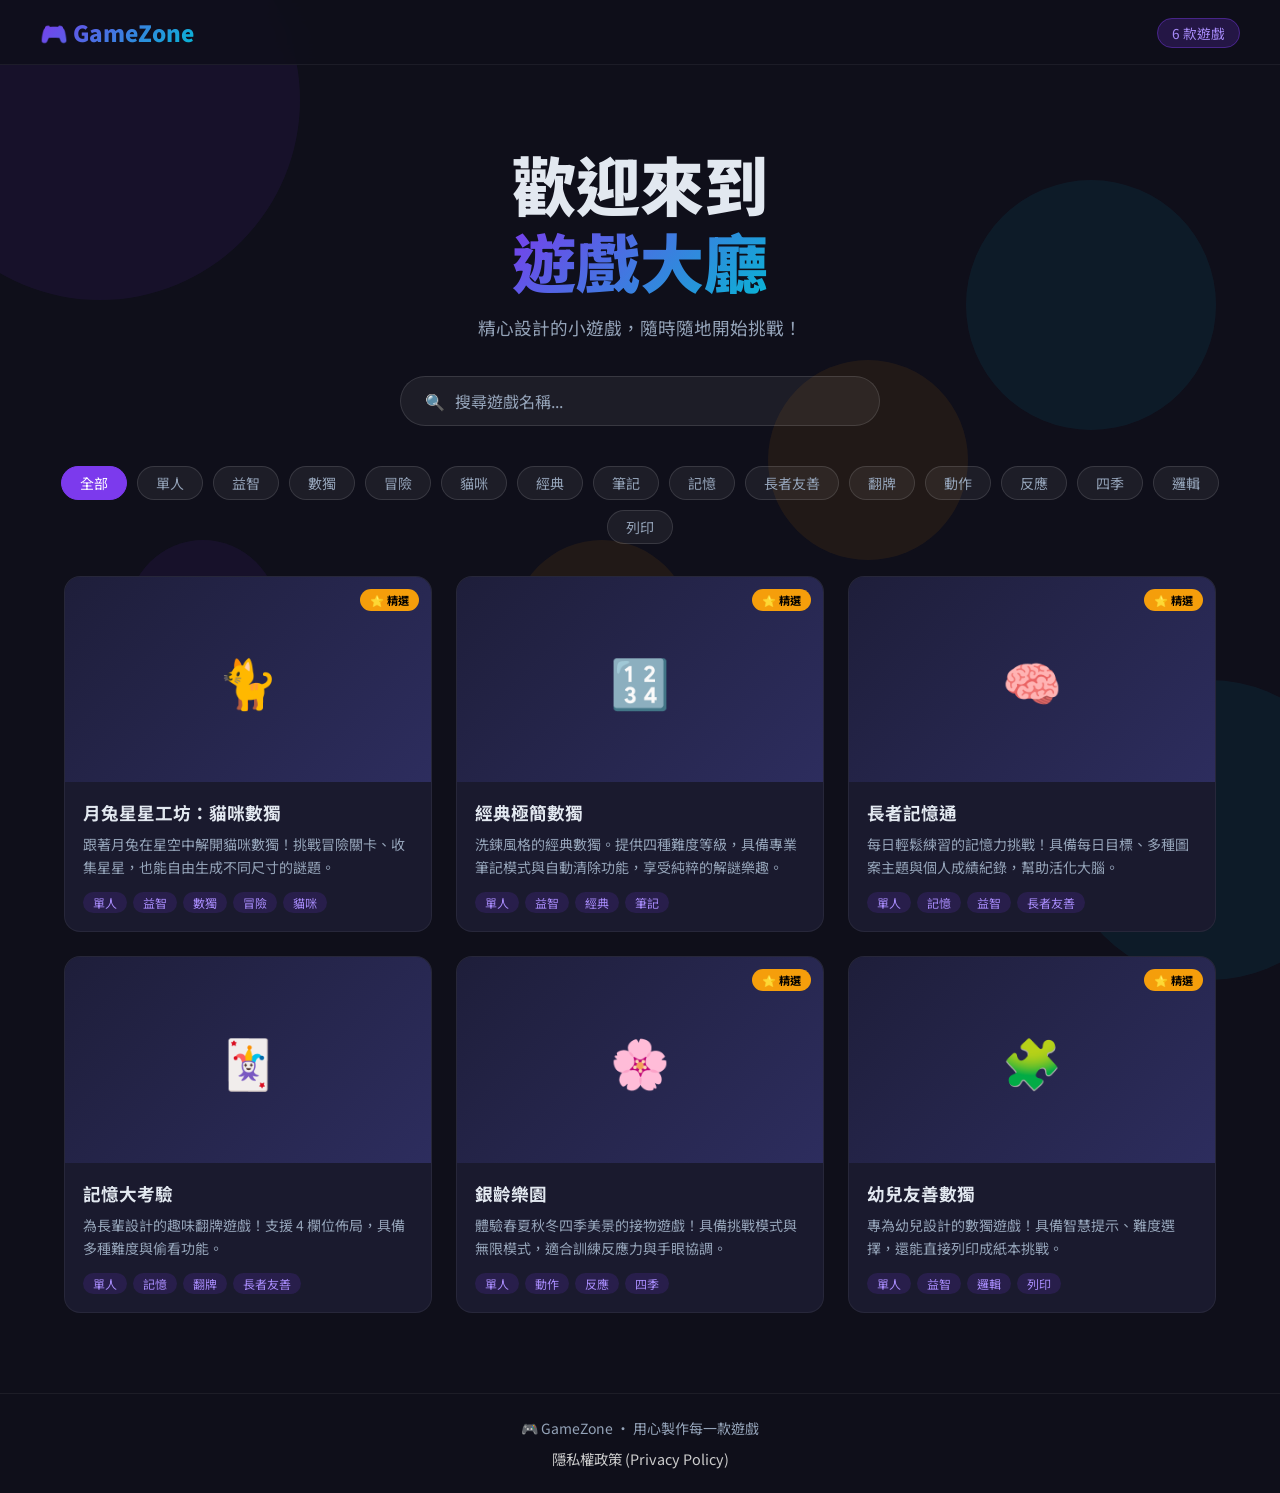
<file: index.html>
<!DOCTYPE html>
<html lang="zh-TW">
<head>
  <script async src="https://pagead2.googlesyndication.com/pagead/js/adsbygoogle.js?client=ca-pub-1245646063756537"
     crossorigin="anonymous"></script>
  <script async src="https://www.googletagmanager.com/gtag/js?id=G-5LHG4P3KW2"></script>
<script>
  window.dataLayer = window.dataLayer || [];
  function gtag(){dataLayer.push(arguments);}
  gtag('js', new Date());
  gtag('config', 'G-5LHG4P3KW2');
</script>
  <meta name="description" content="提供多款精心設計的網頁小遊戲，包含數獨、記憶力挑戰，免下載直接玩！">
  <meta charset="UTF-8">
  <meta name="viewport" content="width=device-width, initial-scale=1.0">
  <title>🎮 遊戲大廳</title>
  <link rel="stylesheet" href="style.css">
  <link rel="preconnect" href="https://fonts.googleapis.com">
  <link href="https://fonts.googleapis.com/css2?family=Noto+Sans+TC:wght@400;700;900&display=swap" rel="stylesheet">
</head>
<body>

  <!-- 背景動態粒子 -->
  <div class="bg-animation">
    <span></span><span></span><span></span>
    <span></span><span></span><span></span>
  </div>

  <!-- 頂部導航 -->
  <header class="navbar">
    <div class="logo">🎮 GameZone</div>
    <div class="nav-right">
      <span id="gameCount" class="game-count">0 款遊戲</span>
    </div>
  </header>

  <!-- Hero 區塊 -->
  <section class="hero">
    <h1 class="hero-title">歡迎來到<br><span class="highlight">遊戲大廳</span></h1>
    <p class="hero-sub">精心設計的小遊戲，隨時隨地開始挑戰！</p>

    <!-- 搜尋欄 -->
    <div class="search-box">
      <span class="search-icon">🔍</span>
      <input type="text" id="searchInput" placeholder="搜尋遊戲名稱...">
    </div>
  </section>

  <!-- 標籤篩選 -->
  <section class="tag-section">
    <div id="tagFilter" class="tag-list"></div>
  </section>

  <!-- 遊戲卡片區 -->
  <main class="container">
    <div id="gameGrid" class="game-grid"></div>
    <div id="emptyState" class="empty-state" style="display:none">
      <p>😢 找不到符合的遊戲</p>
    </div>
  </main>

  <!-- Footer -->
  <footer class="footer">
    <p>🎮 GameZone · 用心製作每一款遊戲</p>
    <p style="margin-top: 10px;">
      <a href="privacy.html" style="color: #ccc; text-decoration: none; font-size: 0.9rem;">隱私權政策 (Privacy Policy)</a>
    </p>
  </footer>

  <script src="main.js"></script>
</body>
</html>
</file>
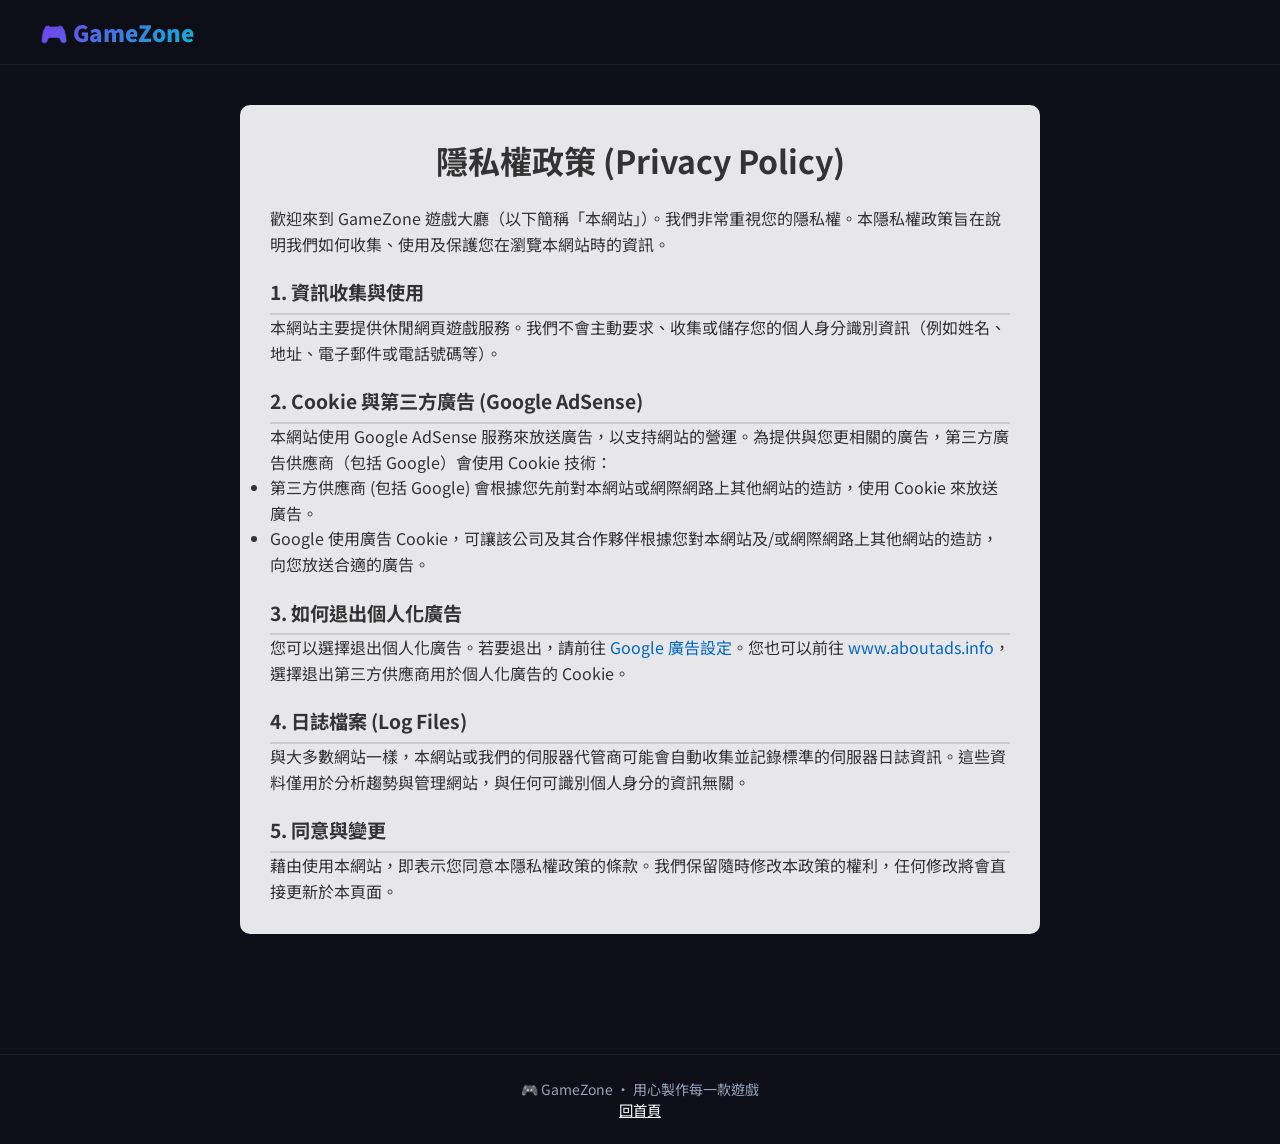
<file: privacy.html>
<!DOCTYPE html>
<html lang="zh-TW">
<head>
  <meta charset="UTF-8">
  <meta name="viewport" content="width=device-width, initial-scale=1.0">
  <title>隱私權政策 - 🎮 GameZone</title>
  <link rel="stylesheet" href="style.css">
  <link rel="preconnect" href="https://fonts.googleapis.com">
  <link href="https://fonts.googleapis.com/css2?family=Noto+Sans+TC:wght@400;700;900&display=swap" rel="stylesheet">
  <style>
    /* 針對文章內容稍微加點內部樣式，確保閱讀舒適 */
    .privacy-content {
      background: rgba(255, 255, 255, 0.9);
      color: #333;
      padding: 30px;
      border-radius: 10px;
      max-width: 800px;
      margin: 40px auto;
      line-height: 1.6;
      text-align: left;
    }
    .privacy-content h1 { text-align: center; margin-bottom: 20px; }
    .privacy-content h2 { margin-top: 20px; font-size: 1.2rem; border-bottom: 2px solid #ccc; padding-bottom: 5px;}
    .privacy-content a { color: #0066cc; text-decoration: none; }
    .privacy-content a:hover { text-decoration: underline; }
  </style>
</head>
<body>
  <header class="navbar">
    <div class="logo"><a href="index.html" style="color: inherit; text-decoration: none;">🎮 GameZone</a></div>
  </header>

  <main class="container">
    <div class="privacy-content">
      <h1>隱私權政策 (Privacy Policy)</h1>
      <p>歡迎來到 GameZone 遊戲大廳（以下簡稱「本網站」）。我們非常重視您的隱私權。本隱私權政策旨在說明我們如何收集、使用及保護您在瀏覽本網站時的資訊。</p>

      <h2>1. 資訊收集與使用</h2>
      <p>本網站主要提供休閒網頁遊戲服務。我們不會主動要求、收集或儲存您的個人身分識別資訊（例如姓名、地址、電子郵件或電話號碼等）。</p>

      <h2>2. Cookie 與第三方廣告 (Google AdSense)</h2>
      <p>本網站使用 Google AdSense 服務來放送廣告，以支持網站的營運。為提供與您更相關的廣告，第三方廣告供應商（包括 Google）會使用 Cookie 技術：</p>
      <ul>
        <li>第三方供應商 (包括 Google) 會根據您先前對本網站或網際網路上其他網站的造訪，使用 Cookie 來放送廣告。</li>
        <li>Google 使用廣告 Cookie，可讓該公司及其合作夥伴根據您對本網站及/或網際網路上其他網站的造訪，向您放送合適的廣告。</li>
      </ul>

      <h2>3. 如何退出個人化廣告</h2>
      <p>您可以選擇退出個人化廣告。若要退出，請前往 <a href="https://www.google.com/settings/ads" target="_blank">Google 廣告設定</a>。您也可以前往 <a href="https://www.aboutads.info/" target="_blank">www.aboutads.info</a>，選擇退出第三方供應商用於個人化廣告的 Cookie。</p>

      <h2>4. 日誌檔案 (Log Files)</h2>
      <p>與大多數網站一樣，本網站或我們的伺服器代管商可能會自動收集並記錄標準的伺服器日誌資訊。這些資料僅用於分析趨勢與管理網站，與任何可識別個人身分的資訊無關。</p>

      <h2>5. 同意與變更</h2>
      <p>藉由使用本網站，即表示您同意本隱私權政策的條款。我們保留隨時修改本政策的權利，任何修改將會直接更新於本頁面。</p>
    </div>
  </main>

  <footer class="footer">
    <p>🎮 GameZone · 用心製作每一款遊戲</p>
    <p><a href="index.html" style="color: #fff; text-decoration: underline; font-size: 0.9rem;">回首頁</a></p>
  </footer>
</body>
</html>
</file>
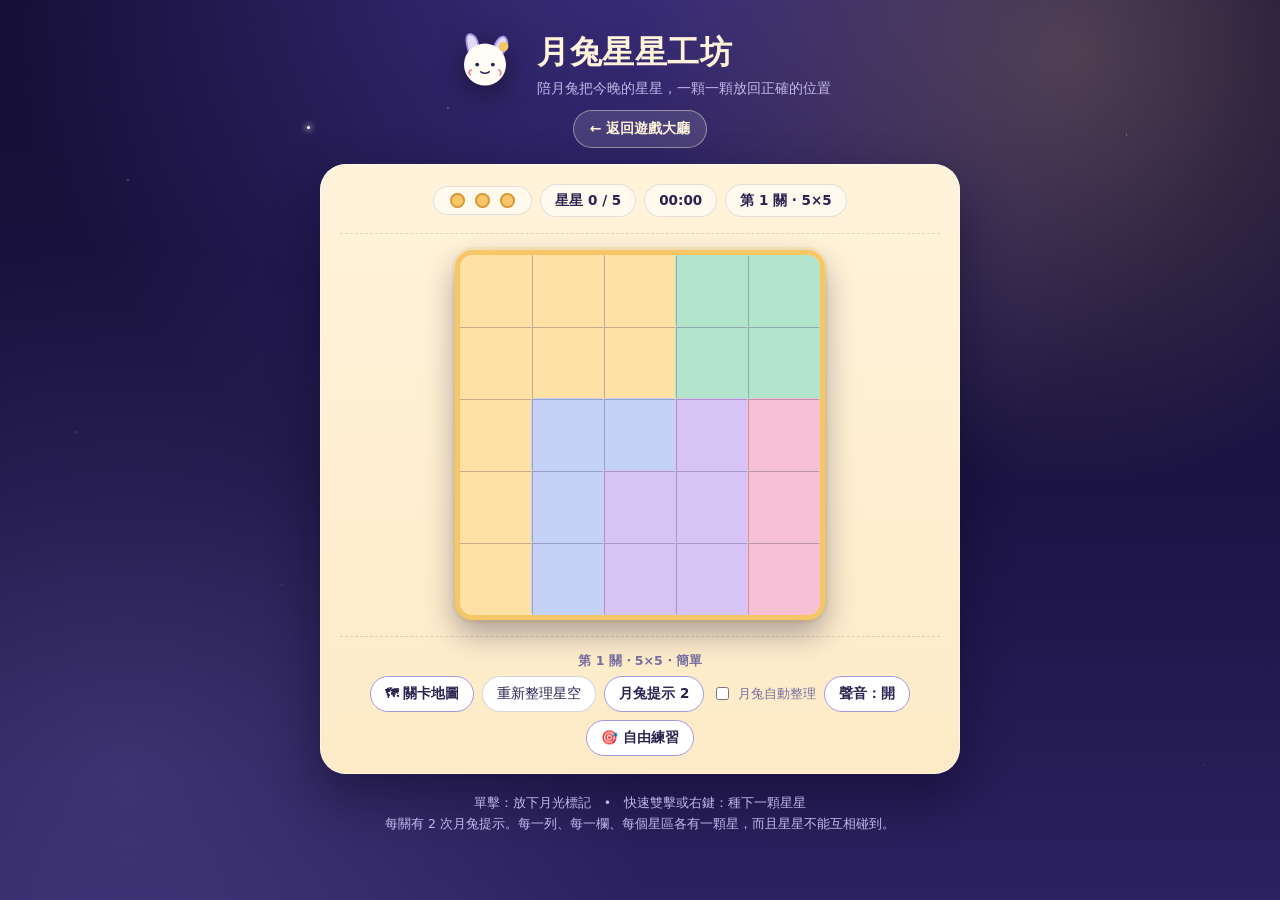
<file: games-list/moonrabbit/MoonRabbit_StarGarden_v8_fixed.html>
<!DOCTYPE html>
<html lang="zh-Hant">
<head>
<meta charset="UTF-8">
<meta name="viewport" content="width=device-width, initial-scale=1.0, maximum-scale=1.0, user-scalable=no">
<title>月兔星星工坊 貓咪數獨 - 冒險關卡</title>
<style>
  :root{
    /* ---- palette ---- */
    --night-deep:#150f36;
    --night-mid:#2c2160;
    --night-high:#3d2f82;
    --moon-gold:#f6c667;
    --moon-gold-deep:#d99a3b;
    --parchment:#fff3da;
    --parchment-soft:#fdebc7;
    --lilac:#a597e6;
    --lilac-soft:#e3daf7;
    --coral:#ef8399;
    --coral-deep:#cf5c73;
    --ink:#2b2350;
    --ink-soft:#786fa0;
    --on-dark:#f3ecff;
    --on-dark-soft:#c3b8ea;

    --shadow-card:0 22px 48px rgba(9,6,32,.45);
    --radius-card:26px;
    --radius-pill:999px;

    --n:10;--cell:50px;--fs:30px;
  }
  *{box-sizing:border-box;}
  html,body{margin:0;padding:0;}

  body{
    min-height:100vh;
    display:flex;flex-direction:column;align-items:center;
    padding:28px 14px 48px;
    font-family:"Noto Sans TC","PingFang TC","Microsoft JhengHei",system-ui,-apple-system,sans-serif;
    color:var(--ink);
    -webkit-tap-highlight-color:transparent;
    position:relative;overflow-x:hidden;
    background:
      radial-gradient(circle at 84% 6%, rgba(246,198,103,.22), transparent 32%),
      radial-gradient(circle at 10% 86%, rgba(165,151,230,.18), transparent 38%),
      radial-gradient(circle at 50% -12%, var(--night-high), transparent 55%),
      linear-gradient(180deg, var(--night-deep) 0%, #1b1444 55%, var(--night-mid) 100%);
    background-attachment:fixed;
  }
  /* starfield */
  body::before{
    content:'';position:fixed;inset:0;z-index:0;pointer-events:none;opacity:.85;
    background-image:
      radial-gradient(1.6px 1.6px at 10% 20%, rgba(255,255,255,.75), transparent 60%),
      radial-gradient(1.2px 1.2px at 22% 65%, rgba(255,255,255,.55), transparent 60%),
      radial-gradient(1.8px 1.8px at 35% 12%, rgba(255,255,255,.65), transparent 60%),
      radial-gradient(1.3px 1.3px at 48% 78%, rgba(255,255,255,.5), transparent 60%),
      radial-gradient(1.5px 1.5px at 62% 30%, rgba(255,255,255,.7), transparent 60%),
      radial-gradient(1.2px 1.2px at 75% 60%, rgba(255,255,255,.45), transparent 60%),
      radial-gradient(1.7px 1.7px at 88% 15%, rgba(255,255,255,.65), transparent 60%),
      radial-gradient(1.3px 1.3px at 94% 85%, rgba(255,255,255,.5), transparent 60%),
      radial-gradient(1.5px 1.5px at 6% 48%, rgba(255,255,255,.55), transparent 60%),
      radial-gradient(1.4px 1.4px at 58% 92%, rgba(255,255,255,.45), transparent 60%);
  }
  @media (prefers-reduced-motion:no-preference){
    body::after{
      content:'';position:fixed;z-index:0;pointer-events:none;
      top:14%;left:24%;width:3px;height:3px;border-radius:50%;
      background:#fff;box-shadow:0 0 6px 1px rgba(255,255,255,.8);
      animation:twinkle 3.6s ease-in-out infinite;
    }
  }
  @keyframes twinkle{0%,100%{opacity:.25}50%{opacity:1}}

  header,main,.hintline,.overlay,.toast{position:relative;z-index:1;}

  /* ---- header ---- */
  .hero{display:flex;align-items:center;justify-content:center;gap:16px;margin-bottom:22px;}
  .rabbit-logo{width:72px;height:72px;flex:none;filter:drop-shadow(0 8px 14px rgba(0,0,0,.4));}
  .rabbit-logo svg{width:100%;height:100%;}
  .rabbit-logo .head{fill:#fffdf6;}
  .rabbit-logo .ear{fill:var(--lilac-soft);stroke:var(--lilac);stroke-width:3;}
  .rabbit-logo .eye{fill:var(--ink);}
  .rabbit-logo .face{fill:none;stroke:var(--ink);stroke-width:2.5;stroke-linecap:round;}
  .rabbit-logo .cheek{fill:none;stroke:var(--coral);stroke-width:3;stroke-linecap:round;}
  .rabbit-logo .moon{fill:var(--moon-gold);}
  h1{margin:0;font-size:clamp(22px,4.6vw,32px);font-weight:800;letter-spacing:.5px;color:var(--parchment);}
  .subtitle{margin:5px 0 0;font-size:13.5px;color:var(--on-dark-soft);}

  /* ---- desk: one unified surface for HUD + board + controls ---- */
  main.desk{
    width:100%;max-width:640px;
    background:linear-gradient(180deg, var(--parchment) 0%, var(--parchment-soft) 100%);
    border-radius:var(--radius-card);
    box-shadow:var(--shadow-card), 0 0 0 1px rgba(255,255,255,.5) inset;
    padding:20px 20px 18px;
    display:flex;flex-direction:column;align-items:center;
  }
  .desk-section{width:100%;display:flex;flex-direction:column;align-items:center;}
  .desk-section + .desk-section{margin-top:16px;padding-top:16px;border-top:1.5px dashed rgba(43,35,80,.15);}

  /* ---- HUD chips ---- */
  .status{display:flex;flex-direction:row;flex-wrap:wrap;gap:8px;justify-content:center;width:100%;}
  .chip{
    background:rgba(255,255,255,.55);border:1.5px solid rgba(43,35,80,.12);
    border-radius:var(--radius-pill);padding:6px 14px;font-size:13.5px;font-weight:700;
    display:flex;align-items:center;gap:6px;color:var(--ink);line-height:1.4;
  }
  .lives span{display:inline-block;width:15px;height:15px;border-radius:50%;margin:0 2px;background:var(--moon-gold);box-shadow:0 0 0 2px var(--moon-gold-deep) inset;transition:all .3s ease;}
  .lives span.lost{background:#e4ddf2;box-shadow:none;transform:scale(.82) rotate(-18deg);}

  /* ---- puzzle board ---- */
  .frame{
    position:relative;border:5px solid var(--moon-gold);border-radius:18px;
    overflow:hidden;background:#fdf6e6;
    box-shadow:0 14px 30px rgba(21,15,54,.35), 0 0 0 3px rgba(246,198,103,.25);
    line-height:0;font-size:0;
  }
  #board{
    display:grid;
    grid-template-columns:repeat(var(--n), var(--cell));
    grid-template-rows:repeat(var(--n), var(--cell));
    width:calc(var(--cell) * var(--n));
    height:calc(var(--cell) * var(--n));
    touch-action:manipulation;user-select:none;line-height:0;font-size:0;
  }
  .cell{
    position:relative;width:var(--cell);height:var(--cell);
    min-width:0;min-height:0;margin:0;padding:0;font-size:0;line-height:0;
    contain:layout;cursor:pointer;border-radius:4px;
    transition:transform .12s ease,filter .15s ease;
  }
  .cell:hover{filter:brightness(1.06);}
  .cell:focus-visible{outline:3px solid var(--lilac);outline-offset:-3px;z-index:2;}
  #lines{position:absolute;top:0;left:0;pointer-events:none;z-index:3;shape-rendering:crispEdges;}
  .layer{position:absolute;inset:0;pointer-events:none;z-index:1;}

  .mark{position:absolute;inset:0;display:flex;align-items:center;justify-content:center;font-size:var(--fs);line-height:1;white-space:nowrap;animation:pop .18s ease-out;}
  @keyframes pop{from{transform:scale(.3);opacity:0}to{transform:scale(1);opacity:1}}
  .mark.x{font-size:calc(var(--fs)*.66);color:var(--ink-soft);font-weight:800;opacity:.6;}
  .mark.wrong{font-size:calc(var(--fs)*.86);color:#fff;font-weight:900;}
  .mark.cat{animation:catIn .32s cubic-bezier(.2,1.6,.5,1);}
  @keyframes catIn{0%{transform:scale(.2) rotate(-25deg);opacity:0}70%{transform:scale(1.18) rotate(6deg)}100%{transform:scale(1) rotate(0);opacity:1}}
  .mark.reveal{opacity:.55;filter:grayscale(.2);}
  .mark.star{display:grid;place-items:center;width:82%;height:82%;filter:drop-shadow(0 5px 7px rgba(43,35,80,.32));}
  .star-svg{width:100%;height:100%;overflow:visible;}
  .star-svg path{fill:var(--moon-gold);stroke:var(--moon-gold-deep);stroke-width:3;stroke-linejoin:round;}
  .star-svg circle{fill:#fff7dd;}
  .glow{position:absolute;inset:10%;border-radius:50%;background:rgba(246,198,103,.4);filter:blur(5px);animation:starGlow 1.7s ease-in-out infinite;}
  @keyframes starGlow{50%{transform:scale(1.08);opacity:.7}}
  .wrongbg{position:absolute;inset:12%;border-radius:50%;background:var(--coral);opacity:.88;}
  .cell.shake .layer{animation:shake .32s ease;}
  @keyframes shake{0%,100%{transform:translateX(0)}20%{transform:translateX(-4px)}40%{transform:translateX(4px)}60%{transform:translateX(-3px)}80%{transform:translateX(3px)}}
  .cell.hint-glow::after{
    content:'';position:absolute;inset:2px;border-radius:8px;
    box-shadow:0 0 0 3px var(--moon-gold), 0 0 16px 4px rgba(246,198,103,.7);
    animation:hintPulse 1s ease-in-out infinite;pointer-events:none;z-index:2;
  }
  @keyframes hintPulse{0%,100%{opacity:.55;transform:scale(.94)}50%{opacity:1;transform:scale(1.05)}}

  /* ---- hint panel / status caption ---- */
  .hint-panel{width:100%;background:rgba(165,151,230,.16);border:1.5px solid var(--lilac);border-radius:14px;padding:12px 16px;display:flex;flex-direction:row;gap:10px;align-items:flex-start;}
  .hint-panel.hidden{display:none;}
  .hint-panel .hbody{flex:1;}
  .hint-panel .htitle{font-weight:800;margin:0 0 4px;font-size:14.5px;color:var(--moon-gold-deep);}
  .hint-panel .hreason{margin:0;font-size:13.5px;line-height:1.6;color:var(--ink);}
  .hint-panel .hclose{border:none;background:none;color:var(--ink-soft);font-size:16px;cursor:pointer;padding:0 2px;line-height:1;}
  .verify{margin:0;font-size:12.5px;color:var(--ink-soft);text-align:center;font-weight:600;}

  /* ---- toolbar / controls ---- */
  .toolbar{display:flex;flex-wrap:wrap;gap:8px;justify-content:center;align-items:center;width:100%;}
  select,button,textarea,input[type="text"],input[type="number"]{
    font-family:inherit;font-size:13.5px;border-radius:var(--radius-pill);
    border:1.5px solid rgba(43,35,80,.18);background:#fff;color:var(--ink);
    padding:8px 14px;transition:transform .08s ease,background .15s ease,box-shadow .15s ease;
  }
  textarea{border-radius:12px;}
  input[type="number"]{width:66px;text-align:center;font-weight:700;border-radius:12px;}
  select{font-weight:600;cursor:pointer;}
  button{cursor:pointer;}
  button:hover:not(:disabled){box-shadow:0 4px 10px rgba(21,15,54,.18);}
  button:active:not(:disabled){transform:translateY(1px);}
  button:disabled{opacity:.45;cursor:not-allowed;}
  button:focus-visible,select:focus-visible,input:focus-visible{outline:3px solid var(--lilac);outline-offset:2px;}
  button.primary{background:var(--moon-gold);border-color:var(--moon-gold-deep);color:var(--ink);font-weight:800;}
  button.primary:hover:not(:disabled){background:var(--moon-gold-deep);color:#fff;}
  button.danger{background:var(--coral);border-color:var(--coral-deep);color:#fff;font-weight:700;}
  button.danger:hover:not(:disabled){background:var(--coral-deep);}
  button.secondary{background:#fff;border-color:var(--lilac);color:var(--ink);font-weight:700;}
  button.secondary:hover:not(:disabled){background:var(--lilac-soft);}
  label.chk{display:inline-flex;align-items:center;gap:6px;font-size:13px;color:var(--ink-soft);user-select:none;cursor:pointer;}
  .nav-group{display:inline-flex;align-items:center;gap:4px;}
  .btn-icon{font-size:18px;line-height:0;}

  .hintline{margin-top:18px;color:var(--on-dark-soft);font-size:12.5px;text-align:center;max-width:560px;line-height:1.7;}

  .dev-only{display:none!important;}
  .dev-only.dev-visible{display:inline-flex!important;}
  .freeplay-only{display:none!important;}
  body.mode-free .freeplay-only{display:inline-flex!important;}
  .adventure-only{display:inline-flex;}
  body.mode-free .adventure-only{display:none!important;}

  /* ---- overlay / modal (dark glass, same night sky) ---- */
  .overlay{position:fixed;inset:0;background:rgba(10,7,28,.7);display:flex;align-items:center;justify-content:center;z-index:50;backdrop-filter:blur(4px);padding:16px;}
  .overlay.hidden{display:none;}
  .modal{
    background:linear-gradient(180deg, var(--night-mid), #241a52);
    border-radius:22px;padding:26px 28px;text-align:center;
    box-shadow:0 24px 60px rgba(0,0,0,.5);max-width:92vw;width:440px;
    border:1.5px solid rgba(246,198,103,.32);animation:rise .28s ease-out;color:var(--on-dark);
  }
  @keyframes rise{from{transform:translateY(24px) scale(.94);opacity:0}to{transform:none;opacity:1}}
  .modal .big{font-size:46px;margin-bottom:6px;line-height:1;}
  .modal h2{margin:0 0 8px;font-size:21px;color:#fff;}
  .modal p{margin:4px 0;color:var(--on-dark-soft);font-size:14px;}
  .modal .btns{margin-top:18px;display:flex;gap:10px;justify-content:center;flex-wrap:wrap;}
  .modal textarea{
    width:100%;height:100px;margin:10px 0;font-family:ui-monospace,Consolas,monospace;font-size:12px;
    resize:none;background:rgba(255,255,255,.08);border:1.5px solid rgba(255,255,255,.2);
    color:var(--on-dark);padding:8px;border-radius:10px;
  }
  .spinner{width:38px;height:38px;margin:0 auto 14px;border:4px solid rgba(255,255,255,.18);border-top-color:var(--moon-gold);border-radius:50%;animation:spin .8s linear infinite;}
  @keyframes spin{to{transform:rotate(360deg)}}
  .gen-stats{margin-top:10px;font-size:13px;color:var(--on-dark-soft);font-family:ui-monospace,Consolas,monospace;line-height:1.6;}

  .toast{
    position:fixed;bottom:24px;left:50%;transform:translateX(-50%);
    background:var(--night-mid);color:#fff;padding:10px 20px;border-radius:999px;
    font-size:14px;box-shadow:0 10px 24px rgba(0,0,0,.35);z-index:100;
    opacity:0;transition:opacity .3s ease, transform .3s ease;pointer-events:none;
    border:1px solid rgba(246,198,103,.32);
  }
  .toast.show{opacity:1;transform:translate(-50%, -8px);}

  /* ---- level map: star-chart styling ---- */
  .map-modal{width:580px;max-width:94vw;text-align:left;}
  .map-modal h2{text-align:center;margin:0 0 2px;color:#fff;}
  .map-sub{text-align:center;color:var(--on-dark-soft);font-size:13px;margin:0 0 16px;}
  .level-grid{
    display:flex;flex-wrap:wrap;gap:16px 12px;justify-content:center;
    max-height:52vh;overflow-y:auto;padding:8px 4px 12px;
  }
  .lv-btn{
    position:relative;display:flex;flex-direction:column;align-items:center;justify-content:center;gap:1px;
    width:60px;height:60px;border-radius:50%;
    background:radial-gradient(circle at 34% 30%, #fff6df, var(--moon-gold) 76%);
    border:2px solid var(--moon-gold-deep);color:var(--ink);font-family:inherit;
    cursor:pointer;box-shadow:0 4px 14px rgba(0,0,0,.32);
  }
  .lv-btn:hover:not(.locked){transform:translateY(-2px);}
  .lv-btn.current{box-shadow:0 0 0 4px rgba(246,198,103,.35), 0 4px 14px rgba(0,0,0,.32);}
  .lv-btn.cleared{background:radial-gradient(circle at 34% 30%, #fffdf5, var(--moon-gold));}
  .lv-btn.locked{background:rgba(255,255,255,.07);border-color:rgba(255,255,255,.18);color:var(--on-dark-soft);cursor:not-allowed;box-shadow:none;}
  .lv-btn .lv-num{font-size:15px;font-weight:800;line-height:1;}
  .lv-btn .lv-size{font-size:9px;font-weight:600;opacity:.8;line-height:1.3;}
  .lv-stars{position:absolute;bottom:-9px;left:50%;transform:translateX(-50%);font-size:9px;letter-spacing:1px;background:var(--night-mid);padding:1px 6px;border-radius:8px;white-space:nowrap;border:1px solid rgba(246,198,103,.3);}
  .lv-stars i{font-style:normal;color:rgba(255,255,255,.25);}
  .lv-stars i.on{color:var(--moon-gold);}
  .win-stars{font-size:34px;letter-spacing:8px;margin:6px 0 10px;}
  .win-stars span{color:rgba(255,255,255,.22);}
  .win-stars span.on{color:var(--moon-gold);text-shadow:0 2px 8px rgba(246,198,103,.5);}

  @media (max-width:600px){
    main.desk{padding:16px 14px 14px;border-radius:20px;}
    .cell{border-radius:6px;}
    .hero{gap:10px;}
    .rabbit-logo{width:56px;height:56px;}
  }
</style>
</head>
<body>

<header class="hero">
  <div class="rabbit-logo" aria-hidden="true">
    <svg viewBox="0 0 120 120" role="img">
      <path class="ear" d="M34 43 C25 17 29 6 40 12 C50 18 50 36 48 47Z"/>
      <path class="ear" d="M72 43 C78 16 91 8 96 19 C101 31 91 43 82 49Z"/>
      <circle class="head" cx="60" cy="61" r="35"/>
      <circle class="eye" cx="47" cy="61" r="3.2"/>
      <circle class="eye" cx="73" cy="61" r="3.2"/>
      <path class="face" d="M53 73 Q60 78 67 73"/>
      <path class="cheek" d="M37 70 Q31 73 35 78"/>
      <path class="cheek" d="M83 70 Q89 73 85 78"/>
      <circle class="moon" cx="91" cy="31" r="8"/>
    </svg>
  </div>
  <div>
    <h1>月兔星星工坊</h1>
    <p class="subtitle">陪月兔把今晚的星星，一顆一顆放回正確的位置</p>
  </div>
</header>
<a href="/" aria-label="返回遊戲大廳" style="position:relative;z-index:1;display:inline-flex;align-items:center;margin:-12px 0 16px;padding:9px 16px;border:1px solid rgba(255,243,218,.45);border-radius:999px;background:rgba(255,255,255,.12);color:var(--parchment);font-size:14px;font-weight:700;text-decoration:none;">← 返回遊戲大廳</a>

<main class="desk">
  <div class="desk-section status">
    <div class="chip lives" id="lives"></div>
    <div class="chip" id="progress">星星 0 / 10</div>
    <div class="chip" id="timer">00:00</div>
    <div class="chip" id="levelNo">關卡 #0 (共 0 關)</div>
  </div>

  <div class="desk-section" style="align-items:center;">
    <div class="frame" id="frame">
      <div id="board"></div>
      <svg id="lines" xmlns="http://www.w3.org/2000/svg"></svg>
    </div>
  </div>

  <div class="desk-section hint-panel hidden" id="hintPanel">
    <div class="hbody">
      <p class="htitle" id="hintTitle"></p>
      <p class="hreason" id="hintReason"></p>
    </div>
    <button class="hclose" id="hintCloseBtn" title="關閉提示">✕</button>
  </div>

  <div class="desk-section" style="gap:6px;">
    <p class="verify" id="verify">準備好後，讓月兔替你準備今晚的星空。</p>
    <div class="toolbar">
      <button class="secondary adventure-only" id="levelMapBtn">🗺 關卡地圖</button>

      <label class="freeplay-only" for="boardSizeSelect">尺寸：</label>
      <select id="boardSizeSelect" class="freeplay-only">
        <option value="5">5 × 5</option>
        <option value="6">6 × 6</option>
        <option value="7">7 × 7</option>
        <option value="8">8 × 8</option>
        <option value="9">9 × 9</option>
        <option value="10" selected>10 × 10</option>
      </select>

      <label class="freeplay-only" for="difficultySelect">難度：</label>
      <select id="difficultySelect" class="freeplay-only">
        <option value="any" selected>全部 (Any)</option>
        <option value="easy">簡單</option>
        <option value="medium">普通</option>
        <option value="hard">困難</option>
        <option value="expert">超難</option>
      </select>

      <label class="freeplay-only" for="targetCountInput">數量：</label>
      <input type="number" id="targetCountInput" class="freeplay-only" min="1" max="100" value="5">

      <button class="primary freeplay-only" id="startGenBtn"><span class="btn-icon">✦</span> 開始今晚的星空</button>

      <div class="nav-group freeplay-only">
        <button id="prevLevelBtn" disabled>上一片星空</button>
        <button id="nextLevelBtn" disabled>下一片星空</button>
      </div>

      <button id="exportBtn" class="secondary dev-only" disabled>匯出關卡 JSON</button>
      <button id="importBtn" class="dev-only">匯入關卡</button>
      <button id="restartBtn">重新整理星空</button>
      <button id="hintBtn" class="secondary" disabled>月兔提示 <span id="hintCount">2</span></button>
      <label class="chk"><input type="checkbox" id="autoX"> 月兔自動整理</label>
      <button id="soundBtn" class="secondary">聲音：開</button>
      <button class="secondary" id="modeToggleBtn">🎯 自由練習</button>
    </div>
  </div>
</main>

<p class="hintline">
  單擊：放下月光標記　•　快速雙擊或右鍵：種下一顆星星<br>
  每關有 2 次月兔提示。每一列、每一欄、每個星區各有一顆星，而且星星不能互相碰到。
</p>

<div class="overlay hidden" id="overlay">
  <div class="modal" id="modal"></div>
</div>

<div class="overlay hidden" id="mapOverlay">
  <div class="modal map-modal" id="mapModal"></div>
</div>

<div class="toast" id="toast"></div>

<script>
let currentN = 10;
const MAX_LIVES = 3;
const SVGNS = 'http://www.w3.org/2000/svg';
const PALETTE = [
  '#ffe0a5', '#b3e5cd', '#c5d2f8', '#f8c0d4', '#d7c4f4',
  '#ffebaf', '#b3e1ee', '#efcfaf', '#c8eabe', '#efc4e4'
];

// Web Worker 高效背景運算腳本 (整合邏輯難度分析評分機制)
const workerScript = `
const DIRS4 = [[1,0],[-1,0],[0,1],[0,-1]];
const rnd = n => Math.floor(Math.random()*n);
function shuffle(a){ for(let i=a.length-1;i>0;i--){ const j=rnd(i+1); [a[i],a[j]]=[a[j],a[i]]; } return a; }

// 1. 生成合法全域排布解答 (|Δcol| >= 2)
function randomSolution(n){
  const cols = new Array(n).fill(-1);
  const used = new Array(n).fill(false);
  function rec(r, prev){
    if(r === n) return true;
    for(const c of shuffle([...Array(n).keys()])){
      if(used[c]) continue;
      if(prev >= 0 && Math.abs(c - prev) <= 1) continue;
      used[c] = true; cols[r] = c;
      if(rec(r+1, c)) return true;
      used[c] = false;
    }
    return false;
  }
  return rec(0, -1) ? cols.slice() : null;
}

// 2. 快速區域初始生長（維護邊界 frontier，避免每輪重掃整個棋盤）
function genRegions(n, sol){
  const reg = Array.from({length:n}, () => new Array(n).fill(-1));
  const size = new Array(n).fill(1);
  for(let r=0;r<n;r++) reg[r][sol[r]] = r;

  const frontier = new Map();
  const addFrontier = (r,c,g) => {
    if(r<0||c<0||r>=n||c>=n || reg[r][c] !== -1) return;
    const idx = r*n+c;
    let s = frontier.get(idx);
    if(!s){ s = new Set(); frontier.set(idx, s); }
    s.add(g);
  };
  const spreadFrontier = (r,c,g) => { for(const [dr,dc] of DIRS4) addFrontier(r+dr, c+dc, g); };

  for(let r=0;r<n;r++) spreadFrontier(r, sol[r], r);

  let remain = n*n - n;
  const slack = Math.random() < 0.35 ? 1 : 0;

  while(remain > 0 && frontier.size){
    let minS = Infinity;
    const moves = [];
    for(const [idx, gs] of frontier){
      for(const g of gs){
        moves.push(idx, g);
        if(size[g] < minS) minS = size[g];
      }
    }
    const poolIdx = [];
    for(let i=0;i<moves.length;i+=2){
      if(size[moves[i+1]] <= minS + slack) poolIdx.push(i);
    }
    if(!poolIdx.length) break;
    const pick = poolIdx[rnd(poolIdx.length)];
    const idx = moves[pick], g = moves[pick+1];
    const r = (idx/n)|0, c = idx % n;

    reg[r][c] = g;
    size[g]++;
    remain--;
    frontier.delete(idx);
    spreadFrontier(r, c, g);
  }
  for(let r=0;r<n;r++) for(let c=0;c<n;c++){
    if(reg[r][c] === -1){ reg[r][c] = 0; size[0]++; }
  }
  return { reg, size };
}

// 3. 尋找與正解相異的第一個替代解
function findAltSolution(n, reg, sol){
  const colU = new Array(n).fill(false), regU = new Array(n).fill(false), p = new Array(n);
  let res = null;
  (function bt(r, prev){
    if(res) return;
    if(r === n){
      for(let i=0;i<n;i++) if(p[i] !== sol[i]){ res = p.slice(); return; }
      return;
    }
    for(let c=0;c<n;c++){
      if(colU[c]) continue;
      const g = reg[r][c];
      if(regU[g]) continue;
      if(r > 0 && Math.abs(prev-c) <= 1) continue;
      colU[c] = regU[g] = true; p[r] = c;
      bt(r+1, c);
      colU[c] = regU[g] = false;
      if(res) return;
    }
  })(0, -9);
  return res;
}

// 4. 驗證單一區塊在移除特定格後的連通性
function regionConnectedWithout(n, reg, g, xr, xc, expectedTotal){
  let start = -1;
  outer:
  for(let r=0;r<n;r++){
    for(let c=0;c<n;c++){
      if(reg[r][c] === g && !(r === xr && c === xc)){ start = r*n+c; break outer; }
    }
  }
  if(start === -1) return expectedTotal === 0;

  const visited = new Uint8Array(n*n);
  const stack = new Int32Array(n*n);
  let sp = 0, count = 0;
  visited[start] = 1;
  stack[sp++] = start;
  while(sp > 0){
    const idx = stack[--sp];
    count++;
    const r = (idx/n)|0, c = idx % n;
    for(const [dr,dc] of DIRS4){
      const nr=r+dr, nc=c+dc;
      if(nr<0||nc<0||nr>=n||nc>=n) continue;
      if(nr === xr && nc === xc) continue;
      if(reg[nr][nc] !== g) continue;
      const nidx = nr*n+nc;
      if(visited[nidx]) continue;
      visited[nidx] = 1;
      stack[sp++] = nidx;
    }
  }
  return count === expectedTotal;
}

// 5. 靶向修剪：針對替代解的衝突格調換所屬區域以破壞替代解
function refineToUnique(n, reg, sol, size, maxIter){
  const HARD_MIN = 2, SOFT_MIN = Math.max(2, n-4), SOFT_MAX = n+5;
  for(let it=0; it<maxIter; it++){
    const alt = findAltSolution(n, reg, sol);
    if(!alt) return true;
    const rows = shuffle([...Array(n).keys()].filter(r => alt[r] !== sol[r]));
    let moved = false;
    for(let pass=0; pass<2 && !moved; pass++){
      const lim = pass ? HARD_MIN : SOFT_MIN;
      for(const r of rows){
        const c = alt[r], g = reg[r][c];
        if(size[g] - 1 < lim) continue;
        if(!regionConnectedWithout(n, reg, g, r, c, size[g] - 1)) continue;
        const hs = [];
        for(const [dr,dc] of DIRS4){
          const nr=r+dr, nc=c+dc;
          if(nr<0||nc<0||nr>=n||nc>=n) continue;
          const h = reg[nr][nc];
          if(h === g) continue;
          if(!pass && size[h] + 1 > SOFT_MAX) continue;
          if(hs.indexOf(h) < 0) hs.push(h);
        }
        if(!hs.length) continue;
        const h = hs[rnd(hs.length)];
        reg[r][c] = h; size[g]--; size[h]++;
        moved = true; break;
      }
    }
    if(!moved) return false;
  }
  return findAltSolution(n, reg, sol) === null;
}

// 6. 解的嚴格計數
function countSolutions(n, reg, limit){
  limit = limit || 2;
  let count = 0;
  const usedCol = new Array(n).fill(false);
  const usedReg = new Array(n).fill(false);
  function rec(r, prev){
    if(count >= limit) return;
    if(r === n){ count++; return; }
    for(let c=0;c<n;c++){
      if(usedCol[c]) continue;
      if(prev >= 0 && Math.abs(c-prev) <= 1) continue;
      const g = reg[r][c];
      if(usedReg[g]) continue;
      usedCol[c] = usedReg[g] = true;
      rec(r+1, c);
      usedCol[c] = usedReg[g] = false;
      if(count >= limit) return;
    }
  }
  rec(0, -1);
  return count;
}

// 7. 純邏輯可解性驗證與難度評定
//    改為「加權分數」而非單純計次，理由：
//      (a) 交集排除這一招本身難易差很多 —— 要交叉比對的候選格越多、當下盤面越滿，
//          人類越難心算出來，所以權重會隨「候選格數」與「當時盤面開放格比例」放大。
//      (b) 光是「用了幾次」不能反映「最難的那一步有多難」，所以額外記錄 peak（單步最高權重），
//          且 peak 在最終分數中佔有獨立權重 —— 一步很卡的關卡，體感通常比很多步都很輕鬆的關卡難。
//      (c) 推導輪數 iterations 過去有算但沒被使用；輪數多代表要反覆掃描全盤才能推進，
//          也計入分數。
//      (d) 最後除以 n 做粗略正規化，讓 5×5 與 10×10 的分數落在同一把尺上，
//          避免用同一組「交集次數」門檻套用到所有尺寸（小盤面 unit 數少，門檻難以達到；
//          大盤面 unit 數多，門檻形同虛設）。
//    下面的權重係數是合理的起始值，不是精確科學 —— 之後有真人測試資料時，
//    建議照玩家實測解題時間 / 卡關率去回頭校正這幾個係數與下方的難度門檻。
function evaluateLogicalDifficulty(n, reg){
  const st = Array.from({length:n}, () => new Int8Array(n));
  const regCells = Array.from({length:n}, () => []);
  for(let r=0;r<n;r++) for(let c=0;c<n;c++) regCells[reg[r][c]].push(r*n+c);

  const units = [];
  for(let r=0;r<n;r++){ const u=[]; for(let c=0;c<n;c++) u.push(r*n+c); units.push(u); }
  for(let c=0;c<n;c++){ const u=[]; for(let r=0;r<n;r++) u.push(r*n+c); units.push(u); }
  for(let g=0;g<n;g++) units.push(regCells[g]);

  const cache = new Map();
  function elim(idx){
    let s = cache.get(idx);
    if(s) return s;
    const r=(idx/n)|0, c=idx%n;
    s = new Set();
    for(let i=0;i<n;i++){
      if(i!==c) s.add(r*n+i);
      if(i!==r) s.add(i*n+c);
    }
    for(const k of regCells[reg[r][c]]) if(k!==idx) s.add(k);
    for(let dr=-1;dr<=1;dr++) for(let dc=-1;dc<=1;dc++){
      if(dr===0 && dc===0) continue;
      const nr=r+dr, nc=c+dc;
      if(nr<0||nc<0||nr>=n||nc>=n) continue;
      s.add(nr*n+nc);
    }
    cache.set(idx, s);
    return s;
  }

  const totalCells = n*n;
  let cats = 0, fail = false, changed = true;
  let iterations = 0;
  let intersectionHits = 0;   // 保留原始次數，供除錯/校正時參考
  let nakedSingleCount = 0;   // 單一候選格（免費技巧），只算次數不太影響分數
  let techniqueScore = 0;     // 交集排除技巧的加權總分
  let peakStepWeight = 0;     // 單一步驟中最難的一步

  function setEmpty(idx){
    const r=(idx/n)|0, c=idx%n;
    if(st[r][c] === 0){ st[r][c] = -1; changed = true; return true; }
    else if(st[r][c] === 1){ fail = true; }
    return false;
  }

  function setCat(idx){
    const r=(idx/n)|0, c=idx%n;
    if(st[r][c] === 1) return;
    if(st[r][c] === -1){ fail = true; return; }
    st[r][c] = 1; cats++; changed = true;
    for(const k of elim(idx)) setEmpty(k);
  }

  while(changed && !fail){
    changed = false;
    iterations++;

    // 這一輪開始時盤面還剩多少「未定」格 —— 開放格越多，代表越早期／越滿，
    // 這時候要找出交集排除通常比殘局階段難心算得多。
    let openCount = 0;
    for(let r=0;r<n;r++) for(let c=0;c<n;c++) if(st[r][c] === 0) openCount++;
    const openRatio = openCount / totalCells; // 0 ~ 1

    for(const u of units){
      let hasCat = false;
      const cands = [];
      for(const idx of u){
        const v = st[(idx/n)|0][idx%n];
        if(v === 1) hasCat = true;
        else if(v === 0) cands.push(idx);
      }
      if(hasCat){ for(const idx of cands) setEmpty(idx); continue; }
      if(cands.length === 0){ fail = true; break; }
      if(cands.length === 1){ setCat(cands[0]); nakedSingleCount++; continue; }

      // 交集指向排除 (Pointing Pairs / Locked Candidates 的廣義版)
      let inter = null;
      for(const idx of cands){
        const e = elim(idx);
        if(inter === null) inter = new Set(e);
        else { for(const k of inter) if(!e.has(k)) inter.delete(k); }
        if(inter.size === 0) break;
      }
      if(inter && inter.size){
        let hit = false;
        for(const k of inter){
          if(setEmpty(k)) hit = true;
        }
        if(hit){
          intersectionHits++;
          // 候選格越多需要交叉比對，權重越高；盤面越開放（openRatio 越高），再加乘。
          const baseWeight = 0.5 + (cands.length - 2) * 0.6;
          const stepWeight = baseWeight * (0.5 + openRatio);
          techniqueScore += stepWeight;
          if(stepWeight > peakStepWeight) peakStepWeight = stepWeight;
        }
      }
      if(fail) break;
    }
  }

  const solvable = (!fail && cats === n);
  if(!solvable) return null; // 無法透過純邏輯推導完成

  // 綜合分數：總體推導量 + 最難單步（獨立加權，因為體感常取決於最卡的那一步）
  // + 推導輪數（輪數多代表要反覆掃描才推得動），最後除以 n 粗略跨尺寸正規化。
  const rawScore = techniqueScore + peakStepWeight * 1.2 + iterations * 0.5;
  const score = rawScore / n;

  return {
    solvable: true,
    score,               // 正規化後的難度分數，用來分級
    peak: peakStepWeight, // 最難單步的權重，可用於除錯/校正
    iterations,
    intersectionHits,
    nakedSingleCount
  };
}

// 難度分級門檻（依 score，已跨尺寸正規化）。
// 這組切點是用產生器本身在 5×5~8×8（9×9、10×10 因產生較慢、樣本數不足，
// 權重較低）大量取樣後，取分數分布的四分位數（約 p25/p50/p75）訂出來的，
// 目的是讓四個難度桶在「產生器自然會做出的關卡」裡大致平均分布，
// 而不是隨便猜的數字。但這終究不是真人測試結果 —— 之後建議依玩家實際
// 解題時間 / 放棄率回頭調整這四個切點，尤其是 9×9、10×10 這兩個目前
// 樣本較薄弱的尺寸。
const DIFFICULTY_BANDS = {
  easy:   { min: 0,   max: 2.4 },
  medium: { min: 2.4, max: 3.2 },
  hard:   { min: 3.2, max: 4.0 },
  expert: { min: 4.0, max: Infinity }
};

// Worker 主監聽器
self.onmessage = function(e){
  const { n, targetCount, targetDiff } = e.data;
  const t0 = performance.now();
  const list = [];
  let totalAttempts = 0;
  let currentAttempts = 0;
  let lastReport = t0;

  for(let i = 0; i < targetCount; i++){
    let found = false;
    currentAttempts = 0;

    while(!found){
      totalAttempts++;
      currentAttempts++;
      const now = performance.now();

      if(now - lastReport > 120){
        self.postMessage({
          status: 'progress',
          completed: list.length,
          targetCount,
          currentAttempts,
          totalAttempts,
          elapsed: ((now - t0) / 1000).toFixed(1)
        });
        lastReport = now;
      }

      const sol = randomSolution(n);
      if(!sol) continue;
      const { reg, size } = genRegions(n, sol);

      // 使用靶向修剪快速收斂至唯一解
      if(!refineToUnique(n, reg, sol, size, 160)) continue;

      // 嚴格雙重驗證：全域唯一解 + 根據加權難度分數精準過濾難度
      if(countSolutions(n, reg, 2) === 1){
        const evalRes = evaluateLogicalDifficulty(n, reg);
        if(evalRes){
          const score = evalRes.score;
          let matched = (targetDiff === 'any');
          if(!matched){
            const band = DIFFICULTY_BANDS[targetDiff];
            matched = !!band && score >= band.min && score < band.max;
          }

          if(matched){
            // 保持純淨資料結構，匯出時完全不含多餘欄位
            list.push({ id: list.length + 1, n, sol, reg });
            found = true;
            self.postMessage({
              status: 'progress',
              completed: list.length,
              targetCount,
              currentAttempts,
              totalAttempts,
              elapsed: ((performance.now() - t0) / 1000).toFixed(1),
              puzzle: { id: list.length, n, sol, reg }
            });
            break;
          }
        }
      }
    }
  }

  self.postMessage({
    status: 'batch_done',
    list,
    totalAttempts,
    elapsed: ((performance.now() - t0) / 1000).toFixed(1)
  });
};
`;

const workerBlob = new Blob([workerScript], { type: 'application/javascript' });
let currentWorkers = [];
let workerStats = [];
let batchStartTime = 0;
let batchTargetTotal = 0;

const frameEl  = document.getElementById('frame');
const boardEl  = document.getElementById('board');
const linesEl  = document.getElementById('lines');
const livesEl  = document.getElementById('lives');
const progEl   = document.getElementById('progress');
const timerEl  = document.getElementById('timer');
const levelEl  = document.getElementById('levelNo');
const verifyEl = document.getElementById('verify');
const overlay  = document.getElementById('overlay');
const modal    = document.getElementById('modal');
const autoXChk = document.getElementById('autoX');
const exportBtn = document.getElementById('exportBtn');
const toastEl  = document.getElementById('toast');
const targetCountInput = document.getElementById('targetCountInput');
const boardSizeSelect  = document.getElementById('boardSizeSelect');
const difficultySelect = document.getElementById('difficultySelect');
const prevLevelBtn = document.getElementById('prevLevelBtn');
const nextLevelBtn = document.getElementById('nextLevelBtn');
const hintBtn = document.getElementById('hintBtn');
const hintPanel = document.getElementById('hintPanel');
const hintTitleEl = document.getElementById('hintTitle');
const hintReasonEl = document.getElementById('hintReason');
const hintCloseBtn = document.getElementById('hintCloseBtn');
const modeToggleBtn = document.getElementById('modeToggleBtn');
const levelMapBtn = document.getElementById('levelMapBtn');
const mapOverlay = document.getElementById('mapOverlay');
const mapModal = document.getElementById('mapModal');

let puzzlesQueue = [];
let currentPuzzleIndex = 0;
let SOL = [], REG = [], CELLS = [];
let lives = MAX_LIVES, placed = 0, over = false;
let tickId = null, startTime = 0;
let clickTimer = null, pendingCell = -1;
let CELL = 50;
const MAX_HINTS = 2;
let hintsLeft = MAX_HINTS;
let hintHighlightCells = [];

/* =========================================================================
   Adventure mode：關卡曲線、背景生成 buffer、存檔/紀錄
   ========================================================================= */
const DIFF_LABEL = { easy:'簡單', medium:'普通', hard:'困難', expert:'超難' };
const DIFF_ORDER = ['easy','medium','hard','expert'];

// 關卡曲線：前 80 關手排章節（尺寸 × 難度呈鋸齒狀漸進，每 8 關安排一次喘息關），
// 超過 80 關之後進入無限模式，尺寸在 8~10 之間循環、難度以 hard/expert 為主。
const LEVEL_CHAPTERS = [
  { from:1,  to:8,  n:5,  diff:'easy'   },
  { from:9,  to:12, n:5,  diff:'medium' },
  { from:13, to:16, n:6,  diff:'easy'   },
  { from:17, to:22, n:6,  diff:'medium' },
  { from:23, to:26, n:6,  diff:'hard'   },
  { from:27, to:32, n:7,  diff:'medium' },
  { from:33, to:38, n:7,  diff:'hard'   },
  { from:39, to:44, n:8,  diff:'medium' },
  { from:45, to:52, n:8,  diff:'hard'   },
  { from:53, to:58, n:9,  diff:'hard'   },
  { from:59, to:64, n:9,  diff:'expert' },
  { from:65, to:70, n:10, diff:'hard'   },
  { from:71, to:80, n:10, diff:'expert' }
];
const LAST_CURATED_LEVEL = LEVEL_CHAPTERS[LEVEL_CHAPTERS.length - 1].to;

function getLevelSpec(levelIndex){
  let n, diff;
  const seg = LEVEL_CHAPTERS.find(s => levelIndex >= s.from && levelIndex <= s.to);
  if(seg){
    n = seg.n; diff = seg.diff;
  } else {
    // 無限模式：超過手排章節後，尺寸在 8~10 循環，難度以 hard/expert 交替。
    const cyc = levelIndex - LAST_CURATED_LEVEL - 1;
    const sizes = [9, 10, 8, 10, 9];
    n = sizes[cyc % sizes.length];
    diff = (cyc % 3 === 2) ? 'hard' : 'expert';
  }
  // 每 8 關安排一次喘息關（難度降一級），避免曲線一路陡升讓人卡關棄坑。
  if(levelIndex % 8 === 0){
    const idx = Math.max(0, DIFF_ORDER.indexOf(diff) - 1);
    diff = DIFF_ORDER[idx];
  }
  return { n, diff };
}

const ADV_STORAGE_KEY = 'meowdoku_adventure_v1';
const CURVE_VERSION = 1;

function freshAdvProgress(){
  return { curveVersion: CURVE_VERSION, frontier: 1, levels: {} };
}
function loadAdvProgress(){
  try{
    const raw = localStorage.getItem(ADV_STORAGE_KEY);
    if(!raw) return freshAdvProgress();
    const data = JSON.parse(raw);
    if(!data || data.curveVersion !== CURVE_VERSION) return freshAdvProgress();
    if(!data.levels) data.levels = {};
    if(!data.frontier) data.frontier = 1;
    return data;
  }catch(err){
    return freshAdvProgress();
  }
}
function saveAdvProgress(){
  try{ localStorage.setItem(ADV_STORAGE_KEY, JSON.stringify(advProgress)); }
  catch(err){ /* 儲存空間不可用時安靜略過，不影響本次遊玩 */ }
}
function newLevelRecord(){
  return { status:'unplayed', bestTimeSec:null, bestMistakes:null, bestHints:null, stars:0, timesPlayed:0, firstClearedAt:null };
}
function computeStars(mistakes, hintsUsed){
  if(mistakes === 0 && hintsUsed === 0) return 3;
  if(mistakes <= 1 && hintsUsed <= 1) return 2;
  return 1;
}

let mode = 'adventure'; // 'adventure' | 'free'
let advProgress = loadAdvProgress();
let advCurrentLevel = advProgress.frontier;
let advPuzzleCache = {};   // levelIndex -> {n,diff,sol,reg}
let advWaiters = {};       // levelIndex -> [callback, ...]（生成中，避免重複開 worker）

function generateLevelPuzzle(levelIndex, done){
  const spec = getLevelSpec(levelIndex);
  const w = new Worker(URL.createObjectURL(workerBlob));
  w.onmessage = (e) => {
    const data = e.data;
    if(data.status === 'batch_done'){
      w.terminate();
      const p = data.list && data.list[0];
      done(p ? { n: spec.n, diff: spec.diff, sol: p.sol, reg: p.reg } : null);
    }
  };
  w.postMessage({ n: spec.n, targetCount: 1, targetDiff: spec.diff });
}

function finishLevelGen(levelIndex, puzzle){
  if(puzzle){
    advPuzzleCache[levelIndex] = puzzle;
    if(!advProgress.levels[levelIndex]) advProgress.levels[levelIndex] = newLevelRecord();
    advProgress.levels[levelIndex].puzzle = puzzle;
    advProgress.levels[levelIndex].n = puzzle.n;
    advProgress.levels[levelIndex].diff = puzzle.diff;
    saveAdvProgress();
  }
  const waiters = advWaiters[levelIndex] || [];
  delete advWaiters[levelIndex];
  waiters.forEach(fn => fn(puzzle));
}

function ensureLevelPuzzle(levelIndex, onReady){
  const cached = advPuzzleCache[levelIndex];
  if(cached){ onReady(cached); return; }
  const rec = advProgress.levels[levelIndex];
  if(rec && rec.puzzle){
    advPuzzleCache[levelIndex] = rec.puzzle;
    onReady(rec.puzzle);
    return;
  }
  if(advWaiters[levelIndex]){
    advWaiters[levelIndex].push(onReady);
    return;
  }
  advWaiters[levelIndex] = [onReady];
  generateLevelPuzzle(levelIndex, (puzzle) => {
    if(puzzle){ finishLevelGen(levelIndex, puzzle); return; }
    // 極少數狀況下生成失敗（例如逾時被中斷），重試一次
    generateLevelPuzzle(levelIndex, (p2) => finishLevelGen(levelIndex, p2));
  });
}

// 在玩家遊玩目前這關時，於背景預先生成接下來 2 關，維持緩衝存量。
function prefetchAhead(fromLevel){
  [1, 2].forEach(off => {
    const li = fromLevel + off;
    const already = advPuzzleCache[li] || (advProgress.levels[li] && advProgress.levels[li].puzzle) || advWaiters[li];
    if(!already) ensureLevelPuzzle(li, () => {});
  });
}

function showAdvLoadingModal(levelIndex){
  const spec = getLevelSpec(levelIndex);
  modal.innerHTML = `
    <div class="spinner"></div>
    <h2>正在鋪好第 ${levelIndex} 關的星空…</h2>
    <p>${spec.n}×${spec.n}・${DIFF_LABEL[spec.diff] || ''}</p>
  `;
  overlay.classList.remove('hidden');
}

function loadAdventureLevel(levelIndex){
  mode = 'adventure';
  document.body.classList.add('mode-adventure');
  document.body.classList.remove('mode-free');
  modeToggleBtn.textContent = '🎯 自由練習';
  advCurrentLevel = levelIndex;

  const cached = advPuzzleCache[levelIndex] || (advProgress.levels[levelIndex] && advProgress.levels[levelIndex].puzzle);
  if(!cached) showAdvLoadingModal(levelIndex);

  ensureLevelPuzzle(levelIndex, (puzzle) => {
    if(!puzzle){
      overlay.classList.add('hidden');
      showToast('這一關生成失敗了，請再試一次！');
      return;
    }
    currentN = puzzle.n;
    boardSizeSelect.value = currentN;
    SOL = puzzle.sol;
    REG = puzzle.reg;
    resetState();
    verifyEl.textContent = `第 ${levelIndex} 關・${puzzle.n}×${puzzle.n}・${DIFF_LABEL[puzzle.diff] || ''}`;
    closeLevelMap();
    prefetchAhead(levelIndex);
  });
}

function openLevelMap(){
  renderLevelMap();
  mapOverlay.classList.remove('hidden');
}
function closeLevelMap(){
  mapOverlay.classList.add('hidden');
}
function renderLevelMap(){
  const frontier = advProgress.frontier;
  const showUpTo = frontier + 2; // 多顯示 2 關鎖住的關卡，讓玩家知道還有更多
  let html = '<h2>關卡地圖</h2><p class="map-sub">已通關至第 ' + Math.max(frontier - 1, 0) + ' 關</p><div class="level-grid">';
  for(let i = 1; i <= showUpTo; i++){
    const rec = advProgress.levels[i];
    const spec = getLevelSpec(i);
    const cleared = rec && rec.status === 'cleared';
    const locked = i > frontier;
    const isCurrent = (i === advCurrentLevel && !locked);
    const stars = rec ? (rec.stars || 0) : 0;
    const starsHtml = locked ? '' :
      '<span class="lv-stars">' + [1,2,3].map(s => `<i class="${s<=stars?'on':''}">★</i>`).join('') + '</span>';
    html += `<button class="lv-btn ${cleared?'cleared':''} ${locked?'locked':''} ${isCurrent?'current':''}" data-lv="${i}" ${locked?'disabled':''}>
      <span class="lv-num">${locked ? '🔒' : i}</span>
      <span class="lv-size">${spec.n}×${spec.n}</span>
      ${starsHtml}
    </button>`;
  }
  html += '</div><div class="btns"><button id="mapCloseBtn">關閉</button></div>';
  mapModal.innerHTML = html;
  mapModal.querySelectorAll('.lv-btn:not(.locked)').forEach(btn => {
    btn.onclick = () => loadAdventureLevel(parseInt(btn.dataset.lv, 10));
  });
  document.getElementById('mapCloseBtn').onclick = closeLevelMap;
}

function setMode(newMode){
  if(mode === newMode) return;
  mode = newMode;
  hideHintPanel();
  if(newMode === 'free'){
    document.body.classList.add('mode-free');
    document.body.classList.remove('mode-adventure');
    modeToggleBtn.textContent = '🏰 回冒險模式';
    if(puzzlesQueue.length){
      loadPuzzleIndex(currentPuzzleIndex);
    } else {
      boardSizeSelect.value = currentN;
      buildEmptyBoard();
      progEl.textContent = `星星 0 / ${currentN}`;
      levelEl.textContent = '自由練習・尚未開始';
      verifyEl.textContent = '選擇尺寸與難度後，點擊「開始今晚的星空」！';
    }
  } else {
    document.body.classList.add('mode-adventure');
    document.body.classList.remove('mode-free');
    modeToggleBtn.textContent = '🎯 自由練習';
    loadAdventureLevel(advCurrentLevel || advProgress.frontier);
  }
}

function showToast(msg){
  toastEl.textContent = msg;
  toastEl.classList.add('show');
  setTimeout(() => toastEl.classList.remove('show'), 2200);
}

function abortGeneration(){
  if(currentWorkers.length){
    currentWorkers.forEach(w => w.terminate());
    currentWorkers = [];
  }
  overlay.classList.add('hidden');
  if(puzzlesQueue.length > 0){
    renumberPuzzles();
    exportBtn.disabled = false;
    currentPuzzleIndex = 0;
    loadPuzzleIndex(0);
    verifyEl.textContent = `⏸ 已中斷生成，已為您載入已產出的 ${puzzlesQueue.length} 個關卡。`;
  } else {
    verifyEl.textContent = '⏸ 已中斷生成，未產生任何關卡。';
  }
}

function renumberPuzzles(){
  puzzlesQueue.forEach((p, i) => { p.id = i + 1; });
}

function updateLoadingModal(stats, nVal, workerCount, diffText){
  modal.innerHTML = `
    <div class="spinner"></div>
    <h2>正在極速生成 ${nVal}×${nVal} [${diffText}] 關卡…</h2>
    <p>靶向修剪加速演算中 ⚡（${workerCount} 個執行緒平行運算）</p>
    <div class="gen-stats">
      總進度：<strong>${stats.completed} / ${stats.target}</strong> 關<br>
      累計嘗試次數：${stats.totalAttempts} 次<br>
      已累計耗時：${stats.elapsed} 秒
    </div>
    <div class="btns">
      <button class="danger" onclick="abortGeneration()">🛑 中斷生成 (保留已產出關卡)</button>
    </div>
  `;
}

function splitCount(total, workers){
  const base = Math.floor(total / workers);
  const rem = total % workers;
  const arr = [];
  for(let i=0;i<workers;i++) arr.push(base + (i < rem ? 1 : 0));
  return arr;
}

function computeAggregatedStats(){
  let completed = 0, totalAttempts = 0;
  for(const s of workerStats){ completed += s.completed; totalAttempts += s.totalAttempts; }
  return {
    completed,
    totalAttempts,
    target: batchTargetTotal,
    elapsed: ((performance.now() - batchStartTime) / 1000).toFixed(1)
  };
}

function startBatchGeneration(){
  if(currentWorkers.length){
    currentWorkers.forEach(w => w.terminate());
    currentWorkers = [];
  }

  const nVal = parseInt(boardSizeSelect.value, 10) || 10;
  currentN = nVal;

  const targetCount = parseInt(targetCountInput.value, 10);
  if(isNaN(targetCount) || targetCount < 1){
    showToast('請輸入有效的目標數量！');
    return;
  }

  const targetDiff = difficultySelect.value || 'any';
  const diffMap = {
    any: '全部',
    easy: '簡單',
    medium: '普通',
    hard: '困難',
    expert: '超難'
  };
  const diffText = diffMap[targetDiff] || '全部';

  const hc = navigator.hardwareConcurrency || 4;
  const workerCount = Math.max(1, Math.min(hc, 8, targetCount));
  const shares = splitCount(targetCount, workerCount);

  puzzlesQueue = [];
  batchStartTime = performance.now();
  batchTargetTotal = targetCount;
  workerStats = shares.map(share => ({ target: share, completed: 0, totalAttempts: 0, done: false, list: [] }));

  updateLoadingModal(computeAggregatedStats(), currentN, workerCount, diffText);
  overlay.classList.remove('hidden');

  currentWorkers = shares.map((share, idx) => {
    const w = new Worker(URL.createObjectURL(workerBlob));
    w.onmessage = (e) => handleWorkerMessage(idx, e, diffText);
    w.postMessage({ n: currentN, targetCount: share, targetDiff });
    return w;
  });
}

function handleWorkerMessage(idx, e, diffText){
  const data = e.data;
  const stat = workerStats[idx];
  if(!stat) return;

  if(data.status === 'progress'){
    stat.completed = data.completed;
    stat.totalAttempts = data.totalAttempts;
    if(data.puzzle) puzzlesQueue.push(data.puzzle);
    updateLoadingModal(computeAggregatedStats(), currentN, currentWorkers.length, diffText);
  } else if(data.status === 'batch_done'){
    stat.done = true;
    stat.list = data.list;
    stat.completed = data.list.length;
    stat.totalAttempts = data.totalAttempts;
    if(currentWorkers[idx]) currentWorkers[idx].terminate();

    if(workerStats.every(s => s.done)){
      finalizeBatch(diffText);
    } else {
      updateLoadingModal(computeAggregatedStats(), currentN, currentWorkers.length, diffText);
    }
  }
}

function finalizeBatch(diffText){
  const stats = computeAggregatedStats();
  const workerCount = workerStats.length;
  const merged = [];
  for(const s of workerStats) merged.push(...s.list);

  puzzlesQueue = merged;
  renumberPuzzles();
  currentWorkers = [];
  overlay.classList.add('hidden');

  if(puzzlesQueue.length > 0){
    exportBtn.disabled = false;
    currentPuzzleIndex = 0;
    loadPuzzleIndex(0);
    verifyEl.textContent = `✔ 批次成功生成 ${puzzlesQueue.length} 個 ${currentN}×${currentN} [${diffText}] 關卡！(耗時 ${stats.elapsed}s，共嘗試 ${stats.totalAttempts} 次，${workerCount} 執行緒)`;
    showToast(`已產出 ${puzzlesQueue.length} 個 ${currentN}×${currentN} [${diffText}] 關卡！`);
  }
}

function loadPuzzleIndex(idx){
  if(idx < 0 || idx >= puzzlesQueue.length) return;
  currentPuzzleIndex = idx;
  const p = puzzlesQueue[idx];
  currentN = p.n || currentN;
  boardSizeSelect.value = currentN;
  SOL = p.sol;
  REG = p.reg;
  resetState();
  updateNavButtons();
}

function updateNavButtons(){
  prevLevelBtn.disabled = currentPuzzleIndex <= 0;
  nextLevelBtn.disabled = currentPuzzleIndex >= puzzlesQueue.length - 1;
}

function resetState(){
  lives = MAX_LIVES; placed = 0; over = false;
  CELLS = Array.from({length:currentN}, () => new Array(currentN).fill('empty'));
  clearTimeout(clickTimer); clickTimer = null; pendingCell = -1;
  hintsLeft = MAX_HINTS;
  hideHintPanel();
  buildBoard();
  updateHUD();
  startTimer();
  overlay.classList.add('hidden');
}

function computeCellSize(){
  const avail = Math.min(window.innerWidth * 0.92, 540) - 8;
  const maxCell = currentN <= 6 ? 72 : (currentN <= 8 ? 60 : 50);
  return Math.min(maxCell, Math.max(26, Math.floor(avail / currentN)));
}

function applyMetrics(){
  CELL = computeCellSize();
  const inner = CELL * currentN;
  boardEl.style.setProperty('--n', currentN);
  boardEl.style.setProperty('--cell', CELL + 'px');
  boardEl.style.setProperty('--fs', Math.round(CELL * 0.62) + 'px');
  drawLines(inner);
}

function drawLines(inner){
  linesEl.setAttribute('width', inner);
  linesEl.setAttribute('height', inner);
  linesEl.setAttribute('viewBox', `0 0 ${inner} ${inner}`);
  linesEl.innerHTML = '';

  // 防禦性檢查：若尚未載入關卡，或 REG 尺寸與當前 currentN 不相符，直接清空線條後返回
  if(!REG || !REG.length || REG.length !== currentN || !REG[0] || REG[0].length !== currentN){
    return;
  }

  let thin = '';

  for(let r=0;r<currentN;r++){
    for(let c=0;c<currentN;c++){
      if(c < currentN-1){
        const x = (c+1) * CELL, y0 = r * CELL, y1 = (r+1) * CELL;
        thin += `M${x+0.5} ${y0}L${x+0.5} ${y1}`;
      }
      if(r < currentN-1){
        const y = (r+1) * CELL, x0 = c * CELL, x1 = (c+1) * CELL;
        thin += `M${x0} ${y+0.5}L${x1} ${y+0.5}`;
      }
    }
  }

  const mk = (d, color, w, cap) => {
    const p = document.createElementNS(SVGNS, 'path');
    p.setAttribute('d', d);
    p.setAttribute('stroke', color);
    p.setAttribute('stroke-width', w);
    p.setAttribute('fill', 'none');
    p.setAttribute('stroke-linecap', cap);
    return p;
  };
  if(thin) linesEl.appendChild(mk(thin, 'rgba(43,35,80,.28)', 1.2, 'butt'));
}

function buildEmptyBoard(){
  SOL = [];
  REG = [];
  applyMetrics();
  boardEl.innerHTML = '';
  const frag = document.createDocumentFragment();
  for(let r=0;r<currentN;r++){
    for(let c=0;c<currentN;c++){
      const d = document.createElement('div');
      d.className = 'cell';
      d.style.background = '#fdf1da';
      d.style.boxShadow = '0 0 0 1px #f0dfc0';
      frag.appendChild(d);
    }
  }
  boardEl.appendChild(frag);
}

function buildBoard(){
  applyMetrics();
  boardEl.innerHTML = '';
  const frag = document.createDocumentFragment();

  for(let r=0;r<currentN;r++){
    for(let c=0;c<currentN;c++){
      const color = PALETTE[REG[r][c] % PALETTE.length];
      const d = document.createElement('div');
      d.className = 'cell';
      d.dataset.r = r; d.dataset.c = c;
      d.style.background = color;
      d.style.boxShadow = `0 0 0 1px ${color}`;

      const layer = document.createElement('div');
      layer.className = 'layer';
      d.appendChild(layer);

      d.addEventListener('click', onClick);
      d.addEventListener('contextmenu', e=>{
        e.preventDefault();
        flushPending();
        tryCat(+e.currentTarget.dataset.r, +e.currentTarget.dataset.c);
      });
      frag.appendChild(d);
    }
  }
  boardEl.appendChild(frag);
}

let resizeTimer = null;
window.addEventListener('resize', ()=>{
  clearTimeout(resizeTimer);
  resizeTimer = setTimeout(applyMetrics, 120);
});

const cellEl  = (r,c) => boardEl.children[r*currentN + c];
const layerOf = (r,c) => cellEl(r,c).firstElementChild;

function starSVG(extra=''){
  return `<svg class="star-svg ${extra}" viewBox="0 0 100 100" aria-hidden="true">
    <path d="M50 7 L61 37 L93 38 L68 57 L76 89 L50 71 L24 89 L32 57 L7 38 L39 37 Z"/>
    <circle cx="39" cy="36" r="5"/>
  </svg>`;
}

let soundEnabled = true;
let audioCtx = null;
function ensureAudio(){
  if(!soundEnabled) return null;
  if(!audioCtx) audioCtx = new (window.AudioContext || window.webkitAudioContext)();
  if(audioCtx.state === 'suspended') audioCtx.resume();
  return audioCtx;
}
function playTone(freq, duration=.08, type='sine', volume=.035, delay=0){
  const ctx=ensureAudio(); if(!ctx) return;
  const o=ctx.createOscillator(), g=ctx.createGain();
  o.type=type; o.frequency.value=freq;
  g.gain.setValueAtTime(0.0001,ctx.currentTime+delay);
  g.gain.exponentialRampToValueAtTime(volume,ctx.currentTime+delay+.012);
  g.gain.exponentialRampToValueAtTime(0.0001,ctx.currentTime+delay+duration);
  o.connect(g).connect(ctx.destination);
  o.start(ctx.currentTime+delay); o.stop(ctx.currentTime+delay+duration+.02);
}
function soundPlace(){ playTone(660,.10,'triangle',.045); playTone(990,.13,'sine',.035,.08); }
function soundMark(){ playTone(360,.055,'sine',.022); }
function soundWrong(){ playTone(180,.12,'sawtooth',.025); playTone(120,.16,'sine',.018,.08); }
function soundHint(){ playTone(740,.08,'sine',.025); playTone(1040,.13,'sine',.022,.09); }
function soundWin(){ [660,784,988,1175].forEach((f,i)=>playTone(f,.16,'sine',.03,i*.09)); }
function rabbitSmallSVG(){
  return `<svg class="modal-rabbit" viewBox="0 0 120 100" aria-hidden="true">
    <path d="M35 42 C24 15 29 4 40 12 C49 18 49 34 47 45" fill="#e3daf7" stroke="#a597e6" stroke-width="3"/>
    <path d="M73 44 C79 16 91 8 97 19 C102 31 92 43 82 49" fill="#e3daf7" stroke="#a597e6" stroke-width="3"/>
    <circle cx="60" cy="59" r="34" fill="#fffdf6" stroke="#a597e6" stroke-width="3"/>
    <circle cx="48" cy="59" r="3" fill="#2b2350"/><circle cx="72" cy="59" r="3" fill="#2b2350"/>
    <path d="M53 72 Q60 78 67 72" fill="none" stroke="#2b2350" stroke-width="2.5" stroke-linecap="round"/>
  </svg>`;
}

function paint(r,c){
  const box = layerOf(r,c), s = CELLS[r][c];
  box.innerHTML = '';
  if(s === 'x')      box.innerHTML = '<span class="mark x">×</span>';
  if(s === 'wrong')  box.innerHTML = '<span class="wrongbg"></span><span class="mark wrong">×</span>';
  if(s === 'cat')    box.innerHTML = `<span class="glow"></span><span class="mark star">${starSVG()}</span>`;
  if(s === 'reveal') box.innerHTML = `<span class="mark star reveal">${starSVG('reveal-star')}</span>`;
}

// ---- 提示系統 ----
// 找出「合同單元」（列 / 欄 / 宮）內某格與另一格的關聯，用於解釋交集排除的推理原因
function hintElimCells(n, reg, r, c){
  const s = new Set();
  for(let i=0;i<n;i++){
    if(i!==c) s.add(r*n+i);
    if(i!==r) s.add(i*n+c);
  }
  const g = reg[r][c];
  for(let i=0;i<n;i++) for(let j=0;j<n;j++){
    if(reg[i][j]===g && !(i===r&&j===c)) s.add(i*n+j);
  }
  for(let dr=-1;dr<=1;dr++) for(let dc=-1;dc<=1;dc++){
    if(dr===0 && dc===0) continue;
    const nr=r+dr, nc=c+dc;
    if(nr<0||nc<0||nr>=n||nc>=n) continue;
    s.add(nr*n+nc);
  }
  return s;
}

function hintUnitLabel(u){
  if(u.type === 'row') return `第 ${u.idx+1} 列`;
  if(u.type === 'col') return `第 ${u.idx+1} 欄`;
  return `第 ${u.idx+1} 號色塊（宮）`;
}

// 根據玩家目前實際盤面狀態（CELLS）＋真正解答，找出「卡住時該做的下一步」與理由。
// 回傳 { type: 'contradiction'|'placeCat'|'markX', cells:[{r,c}], title, reason } 或 null（無事可提示）。
function computeHint(){
  const n = currentN, reg = REG, sol = SOL;

  // Step 1：矛盾偵測 —— 玩家是否誤把正解格標記成 ✕
  for(let r=0;r<n;r++){
    const c = sol[r];
    if(CELLS[r][c] === 'x'){
      return {
        type: 'contradiction',
        cells: [{r,c}],
        title: ' 發現矛盾之處',
        reason: `第 ${r+1} 列的星星其實應該落在這一格，但這格目前被你標記成 ✕ 了。先取消這個標記，很多卡關的狀況都是這樣造成的。`
      };
    }
  }

  // Step 2：以玩家目前已知資訊（已放置的貓咪 + 已標記 ✕/已知錯誤格）為基礎，逐步推理
  const st = Array.from({length:n}, () => new Int8Array(n));
  for(let r=0;r<n;r++) for(let c=0;c<n;c++){
    const s = CELLS[r][c];
    if(s === 'cat') st[r][c] = 1;
    else if(s === 'x' || s === 'wrong') st[r][c] = -1;
  }

  const units = [];
  for(let r=0;r<n;r++){ const u=[]; for(let c=0;c<n;c++) u.push({r,c}); units.push({type:'row', idx:r, cells:u}); }
  for(let c=0;c<n;c++){ const u=[]; for(let r=0;r<n;r++) u.push({r,c}); units.push({type:'col', idx:c, cells:u}); }
  const regUnits = Array.from({length:n}, () => []);
  for(let r=0;r<n;r++) for(let c=0;c<n;c++) regUnits[reg[r][c]].push({r,c});
  regUnits.forEach((cells, g) => units.push({type:'region', idx:g, cells}));

  let changed = true, guard = 0;
  while(changed && guard < 200){
    changed = false; guard++;
    for(const u of units){
      let hasCat = false;
      const cands = [];
      for(const {r,c} of u.cells){
        if(st[r][c] === 1) hasCat = true;
        else if(st[r][c] === 0) cands.push({r,c});
      }
      if(hasCat){
        for(const {r,c} of cands){
          if(CELLS[r][c] === 'empty'){
            return {
              type: 'markX',
              cells: [{r,c}],
              title: '月兔找到可以排除的位置',
              reason: `${hintUnitLabel(u)}裡已經有貓咪了，每一列、每一欄、每個色塊都只會有一隻貓，所以這格可以先放下月光標記。`
            };
          }
          st[r][c] = -1; changed = true;
        }
        continue;
      }
      if(cands.length === 0) continue;
      if(cands.length === 1){
        const {r,c} = cands[0];
        if(CELLS[r][c] === 'empty'){
          return {
            type: 'placeCat',
            cells: [{r,c}],
            title: '月兔找到必然的一步',
            reason: `${hintUnitLabel(u)}只剩下這一格還沒被排除，星星一定在這裡。`
          };
        }
        st[r][c] = 1; changed = true;
        continue;
      }
      let inter = null;
      for(const {r,c} of cands){
        const e = hintElimCells(n, reg, r, c);
        if(inter === null) inter = new Set(e);
        else { for(const k of inter) if(!e.has(k)) inter.delete(k); }
        if(inter.size === 0) break;
      }
      if(inter && inter.size){
        for(const k of inter){
          const r = (k/n)|0, c = k % n;
          if(st[r][c] !== 0) continue;
          if(CELLS[r][c] === 'empty'){
            return {
              type: 'markX',
              cells: [{r,c}],
              title: '月兔發現了一個線索',
              reason: `${hintUnitLabel(u)}裡的星星一定落在其中 ${cands.length} 格之一，但不管實際是哪一格，都會跟這一格同列、同欄、同一星區或緊鄰，因此這格一定不能是貓咪，可以安全標記 ✕。`
            };
          }
          st[r][c] = -1; changed = true;
        }
      }
    }
  }

  // Step 3：目前的推理引擎（單一候選 + 交集排除）已經找不到新的一步，
  // 代表這一步需要更高階的技巧 —— 誠實告知，並直接指出下一個正解格。
  for(let r=0;r<n;r++){
    const c = sol[r];
    if(CELLS[r][c] !== 'cat'){
      return {
        type: 'placeCat',
        cells: [{r,c}],
        title: '月兔先替你指出下一顆星',
        reason: `這一步需要比目前提示引擎更高階的推理，沒辦法生成清楚的邏輯鏈，所以直接告訴你正解在這裡。`
      };
    }
  }

  return null;
}

function clearHintHighlights(){
  for(const {r,c} of hintHighlightCells){
    const el = cellEl(r,c);
    if(el) el.classList.remove('hint-glow');
  }
  hintHighlightCells = [];
}

function hideHintPanel(){
  hintPanel.classList.add('hidden');
  clearHintHighlights();
}

function showHintResult(hint){
  clearHintHighlights();
  hintHighlightCells = hint.cells;
  for(const {r,c} of hint.cells){
    const el = cellEl(r,c);
    if(el) el.classList.add('hint-glow');
  }
  hintTitleEl.textContent = hint.title;
  hintReasonEl.textContent = hint.reason;
  hintPanel.classList.remove('hidden');
}

function useHint(){
  if(over || !SOL.length || hintsLeft <= 0) return;
  const hint = computeHint();
  if(!hint){
    showToast('目前盤面已經沒有可以提示的地方囉！');
    return;
  }
  hintsLeft--;
  soundHint();
  updateHintBtn();
  showHintResult(hint);
}

function onClick(e){
  if(over || !SOL.length) return;
  const r = +e.currentTarget.dataset.r, c = +e.currentTarget.dataset.c;
  const idx = r*currentN + c;
  if(clickTimer !== null && pendingCell === idx){
    clearTimeout(clickTimer); clickTimer = null; pendingCell = -1;
    tryCat(r, c);
    return;
  }
  flushPending();
  pendingCell = idx;
  clickTimer = setTimeout(()=>{
    clickTimer = null; pendingCell = -1;
    toggleX(r, c);
  }, 230);
}

function flushPending(){
  if(clickTimer !== null){
    clearTimeout(clickTimer); clickTimer = null;
    const r = (pendingCell/currentN)|0, c = pendingCell % currentN;
    pendingCell = -1;
    toggleX(r, c);
  }
}

function toggleX(r,c){
  if(over || !SOL.length) return;
  const s = CELLS[r][c];
  if(s === 'cat' || s === 'wrong'){ shake(r,c); return; }
  CELLS[r][c] = (s === 'x') ? 'empty' : 'x';
  soundMark();
  paint(r,c);
  clearHintHighlights();
}

function tryCat(r,c){
  if(over || !SOL.length) return;
  const s = CELLS[r][c];
  if(s === 'cat' || s === 'wrong'){ shake(r,c); return; }
  clearHintHighlights();
  if(SOL[r] === c){
    CELLS[r][c] = 'cat';
    soundPlace();
    paint(r,c);
    placed++;
    if(autoXChk.checked) autoEliminate(r,c);
    updateHUD();
    if(placed === currentN) win();
  }else{
    CELLS[r][c] = 'wrong';
    soundWrong();
    paint(r,c);
    shake(r,c);
    lives--;
    updateHUD();
    if(lives <= 0) lose();
  }
}

function autoEliminate(r,c){
  const g = REG[r][c];
  for(let i=0;i<currentN;i++){
    for(let j=0;j<currentN;j++){
      if(i===r && j===c) continue;
      const near = Math.abs(i-r) <= 1 && Math.abs(j-c) <= 1;
      if(i===r || j===c || REG[i][j]===g || near){
        if(CELLS[i][j] === 'empty'){ CELLS[i][j] = 'x'; paint(i,j); }
      }
    }
  }
}

function shake(r,c){
  const el = cellEl(r,c);
  el.classList.remove('shake');
  void el.offsetWidth;
  el.classList.add('shake');
}

function updateHUD(){
  livesEl.innerHTML = '' + Array.from({length:MAX_LIVES},(_,i)=>
    `<span class="${i < lives ? '' : 'lost'}"></span>`).join('');
  progEl.textContent = `星星 ${placed} / ${currentN}`;
  if(mode === 'adventure'){
    const rec = advProgress.levels[advCurrentLevel];
    const stars = rec ? (rec.stars || 0) : 0;
    const starsTxt = stars ? ' ' + '★'.repeat(stars) + '☆'.repeat(3 - stars) : '';
    levelEl.textContent = `第 ${advCurrentLevel} 關 · ${currentN}×${currentN}${starsTxt}`;
  } else {
    levelEl.textContent = `星空 #${currentPuzzleIndex + 1} · ${currentN}×${currentN} · 共 ${puzzlesQueue.length} 片`;
  }
  updateHintBtn();
}

function updateHintBtn(){
  hintBtn.textContent = `月兔提示 ${hintsLeft}`;
  hintBtn.disabled = (hintsLeft <= 0) || over || !SOL.length || placed >= currentN;
}

function startTimer(){
  clearInterval(tickId);
  startTime = Date.now();
  timerEl.textContent = '00:00';
  tickId = setInterval(()=>{
    const t = Math.floor((Date.now()-startTime)/1000);
    timerEl.textContent = '' + String(Math.floor(t/60)).padStart(2,'0') + ':' + String(t%60).padStart(2,'0');
  }, 500);
}

function win(){
  over = true;
  soundWin(); clearInterval(tickId);
  hideHintPanel();
  updateHintBtn();
  const t = timerEl.textContent.replace('','');

  if(mode === 'adventure'){
    const mistakes = MAX_LIVES - lives;
    const hintsUsed = MAX_HINTS - hintsLeft;
    const stars = computeStars(mistakes, hintsUsed);
    const elapsedSec = Math.floor((Date.now() - startTime) / 1000);

    let rec = advProgress.levels[advCurrentLevel];
    if(!rec){ rec = newLevelRecord(); advProgress.levels[advCurrentLevel] = rec; }
    rec.status = 'cleared';
    rec.timesPlayed = (rec.timesPlayed || 0) + 1;
    if(rec.bestTimeSec == null || elapsedSec < rec.bestTimeSec) rec.bestTimeSec = elapsedSec;
    if(rec.bestMistakes == null || mistakes < rec.bestMistakes) rec.bestMistakes = mistakes;
    if(rec.bestHints == null || hintsUsed < rec.bestHints) rec.bestHints = hintsUsed;
    if(stars > (rec.stars || 0)) rec.stars = stars;
    if(!rec.firstClearedAt) rec.firstClearedAt = new Date().toISOString();
    if(advCurrentLevel + 1 > advProgress.frontier) advProgress.frontier = advCurrentLevel + 1;
    saveAdvProgress();

    const starsHtml = '<div class="win-stars">' +
      [1,2,3].map(i => `<span class="${i<=stars?'on':''}">★</span>`).join('') + '</div>';

    modal.innerHTML =
      `<div class="big">${starSVG()}</div><h2>第 ${advCurrentLevel} 關過關！</h2>` +
      starsHtml +
      `<p>用時 ${t}　•　剩餘月光 ${lives} / ${MAX_LIVES}</p>` +
      '<div class="btns">' +
      '<button class="primary" id="mNext">前往下一關</button>' +
      '<button id="mMap">關卡地圖</button>' +
      '<button id="mClose">觀看盤面</button></div>';
    document.getElementById('mNext').onclick = () => loadAdventureLevel(advCurrentLevel + 1);
    document.getElementById('mMap').onclick = () => { overlay.classList.add('hidden'); openLevelMap(); };
    document.getElementById('mClose').onclick = () => overlay.classList.add('hidden');
    overlay.classList.remove('hidden');
    updateHUD();
  } else {
    const hasNext = currentPuzzleIndex + 1 < puzzlesQueue.length;
    modal.innerHTML =
      `<div class="big">${starSVG()}</div><h2>${currentN} 顆星星全部回到天空！</h2>` +
      `<p>用時 ${t}　•　剩餘月光 ${lives} / ${MAX_LIVES}</p>` +
      '<div class="btns">' +
      (hasNext ? '<button class="primary" id="mNext"> 前往下一片星空</button>' : '') +
      '<button id="mExport">匯出星空關卡庫</button>' +
      '<button id="mClose">觀看盤面</button></div>';
    if(hasNext) document.getElementById('mNext').onclick = ()=>loadPuzzleIndex(currentPuzzleIndex + 1);
    document.getElementById('mExport').onclick = openExportModal;
    document.getElementById('mClose').onclick = ()=>overlay.classList.add('hidden');
    overlay.classList.remove('hidden');
  }
}

function lose(){
  over = true; clearInterval(tickId);
  hideHintPanel();
  updateHintBtn();
  for(let r=0;r<currentN;r++){
    const c = SOL[r];
    if(CELLS[r][c] !== 'cat'){ CELLS[r][c] = 'reveal'; paint(r,c); }
  }
  const retryNote = (mode === 'adventure') ? '不會影響你的關卡進度，可以隨時重試。' : '答案已顯示於盤面。';
  modal.innerHTML =
    `<div class="big">${rabbitSmallSVG()}</div><h2>月光暫時熄滅了</h2>` +
    `<p>月光已用盡，${retryNote}</p>` +
    '<div class="btns"><button class="primary" id="mRetry">↺ 重新整理本片星空</button>' +
    '<button id="mClose2">查看星星位置</button></div>';
  document.getElementById('mRetry').onclick = resetState;
  document.getElementById('mClose2').onclick = ()=>overlay.classList.add('hidden');
  overlay.classList.remove('hidden');
}

function openExportModal(){
  if(!puzzlesQueue.length) return;
  // 匯出時依然維持乾淨原始的 [{ id, n, sol, reg }] 格式
  const jsonCode = JSON.stringify(puzzlesQueue, null, 2);

  modal.innerHTML = `
    <div class="big"></div>
    <h2>匯出關卡庫 (共 ${puzzlesQueue.length} 關)</h2>
    <p>可直接下載 .json 檔案或複製代碼（純淨格式，不含難度等自定義標籤）：</p>
    <div class="btns" style="margin-bottom:12px;">
      <button class="primary" onclick="downloadJsonFile()"> 下載 levels.json 檔案</button>
      <button class="secondary" onclick="copyExportJson()">複製 JSON 代碼</button>
    </div>
    <textarea id="jsonExportBox" readonly>${jsonCode}</textarea>
    <div class="btns">
      <button onclick="overlay.classList.add('hidden')">關閉</button>
    </div>
  `;
  overlay.classList.remove('hidden');
}

function downloadJsonFile(){
  if(!puzzlesQueue.length) return;
  const jsonCode = JSON.stringify(puzzlesQueue, null, 2);
  const blob = new Blob([jsonCode], { type: 'application/json' });
  const url = URL.createObjectURL(blob);
  const link = document.createElement('a');
  link.download = `meowdoku_${currentN}x${currentN}_${puzzlesQueue.length}_levels.json`;
  link.href = url;
  link.click();
  URL.revokeObjectURL(url);
  showToast('已開始下載關卡 JSON 檔案！');
}

function copyExportJson(){
  const textarea = document.getElementById('jsonExportBox');
  if(!textarea) return;
  textarea.select();
  document.execCommand('copy');
  showToast('關卡 JSON 代碼已複製到剪貼簿！');
}

function openImportModal(){
  modal.innerHTML = `
    <div class="big"></div>
    <h2>匯入關卡</h2>
    <p>支援單關或批次關卡 JSON 格式 (5×5 ~ 10×10)：</p>
    <textarea id="jsonImportBox" placeholder='例如: [{"n":10,"reg":[[...]],"sol":[...]}]'></textarea>
    <div class="btns">
      <button class="primary" onclick="processImportJson()">載入關卡</button>
      <button onclick="overlay.classList.add('hidden')">取消</button>
    </div>
  `;
  overlay.classList.remove('hidden');
}

function processImportJson(){
  const box = document.getElementById('jsonImportBox');
  if(!box || !box.value.trim()){
    showToast('請先貼上有效的 JSON 代碼！');
    return;
  }

  try {
    const data = JSON.parse(box.value.trim());
    let list = Array.isArray(data) ? data : [data];
    if(!list.length || !list[0].n || list[0].n < 5 || list[0].n > 10 || !Array.isArray(list[0].reg) || !Array.isArray(list[0].sol)){
      showToast('格式不符！請確認是否為 5×5 ~ 10×10 關卡格式。');
      return;
    }
    puzzlesQueue = list;
    currentPuzzleIndex = 0;
    exportBtn.disabled = false;
    loadPuzzleIndex(0);
    verifyEl.textContent = `✔ 成功載入 ${puzzlesQueue.length} 個匯入關卡！`;
    overlay.classList.add('hidden');
    showToast(`成功匯入 ${puzzlesQueue.length} 個關卡！`);
  } catch(err){
    showToast('JSON 解析失敗，請檢查格式是否正確。');
  }
}

boardSizeSelect.onchange = () => {
  mode = 'free';
  currentN = parseInt(boardSizeSelect.value, 10);
  puzzlesQueue = [];
  currentPuzzleIndex = 0;
  SOL = [];
  REG = [];
  updateNavButtons();
  exportBtn.disabled = true;
  hideHintPanel();
  hintsLeft = MAX_HINTS;
  updateHintBtn();
  buildEmptyBoard();
  progEl.textContent = `星星 0 / ${currentN}`;
  levelEl.textContent = `關卡 #0 (${currentN}×${currentN})`;
  verifyEl.textContent = `已切換為 ${currentN}×${currentN} 規格，點擊「開始今晚的星空」即可開始生成。`;
};

document.getElementById('startGenBtn').onclick = ()=>{ mode = 'free'; startBatchGeneration(); };
document.getElementById('exportBtn').onclick = openExportModal;
document.getElementById('importBtn').onclick = openImportModal;
document.getElementById('restartBtn').onclick = ()=>{ if(SOL.length) resetState(); };
hintBtn.onclick = useHint;
hintCloseBtn.onclick = hideHintPanel;
prevLevelBtn.onclick = ()=>{ if(currentPuzzleIndex > 0) loadPuzzleIndex(currentPuzzleIndex - 1); };
nextLevelBtn.onclick = ()=>{ if(currentPuzzleIndex < puzzlesQueue.length - 1) loadPuzzleIndex(currentPuzzleIndex + 1); };
levelMapBtn.onclick = openLevelMap;
modeToggleBtn.onclick = ()=> setMode(mode === 'adventure' ? 'free' : 'adventure');

window.abortGeneration = abortGeneration;
window.downloadJsonFile = downloadJsonFile;
window.copyExportJson = copyExportJson;
window.processImportJson = processImportJson;


const soundBtn = document.getElementById('soundBtn');
soundBtn.onclick = ()=>{
  soundEnabled = !soundEnabled;
  soundBtn.textContent = `聲音：${soundEnabled ? '開' : '關'}`;
  if(soundEnabled) { ensureAudio(); playTone(660,.08); }
};
document.addEventListener('pointerdown', ()=>{ if(soundEnabled) ensureAudio(); }, {once:true});

buildEmptyBoard();
document.body.classList.add('mode-adventure');
setTimeout(()=>{
  loadAdventureLevel(advProgress.frontier);
}, 200);
</script>

<script>
document.addEventListener('keydown', e=>{
  if(e.ctrlKey && e.shiftKey && e.key.toLowerCase()==='d'){
    document.querySelectorAll('.dev-only').forEach(el=>el.classList.toggle('dev-visible'));
  }
});
</script>
</body>
</html>
<!-- MoonRabbit v2: soft region visual override enabled -->
</file>
<file: style.css>
/* ── 基礎重置 ── */
*, *::before, *::after { box-sizing: border-box; margin: 0; padding: 0; }

:root {
  --primary:   #7c3aed;
  --secondary: #06b6d4;
  --accent:    #f59e0b;
  --bg:        #0f0f1a;
  --card-bg:   #1a1a2e;
  --text:      #e2e8f0;
  --text-mute: #94a3b8;
  --radius:    16px;
}

body {
  font-family: 'Noto Sans TC', sans-serif;
  background: var(--bg);
  color: var(--text);
  min-height: 100vh;
  overflow-x: hidden;
}

/* ── 背景動態效果 ── */
.bg-animation {
  position: fixed;
  inset: 0;
  z-index: 0;
  pointer-events: none;
}
.bg-animation span {
  position: absolute;
  border-radius: 50%;
  opacity: 0.08;
  animation: float 12s infinite ease-in-out;
}
.bg-animation span:nth-child(1) { width:400px; height:400px; background:var(--primary); top:-100px; left:-100px; animation-delay:0s; }
.bg-animation span:nth-child(2) { width:300px; height:300px; background:var(--secondary); bottom:-80px; right:-80px; animation-delay:-4s; }
.bg-animation span:nth-child(3) { width:200px; height:200px; background:var(--accent); top:40%; left:60%; animation-delay:-8s; }
.bg-animation span:nth-child(4) { width:150px; height:150px; background:var(--primary); top:60%; left:10%; animation-delay:-2s; }
.bg-animation span:nth-child(5) { width:250px; height:250px; background:var(--secondary); top:20%; right:5%; animation-delay:-6s; }
.bg-animation span:nth-child(6) { width:180px; height:180px; background:var(--accent); bottom:20%; left:40%; animation-delay:-10s; }

@keyframes float {
  0%, 100% { transform: translateY(0) scale(1); }
  50%       { transform: translateY(-30px) scale(1.05); }
}

/* ── 導航列 ── */
.navbar {
  position: sticky;
  top: 0;
  z-index: 100;
  display: flex;
  justify-content: space-between;
  align-items: center;
  padding: 16px 40px;
  background: rgba(15,15,26,0.85);
  backdrop-filter: blur(12px);
  border-bottom: 1px solid rgba(255,255,255,0.06);
}
.logo {
  font-size: 1.4rem;
  font-weight: 900;
  background: linear-gradient(135deg, var(--primary), var(--secondary));
  -webkit-background-clip: text;
  -webkit-text-fill-color: transparent;
}
.game-count {
  background: rgba(124,58,237,0.2);
  border: 1px solid rgba(124,58,237,0.4);
  color: #a78bfa;
  padding: 4px 14px;
  border-radius: 999px;
  font-size: 0.85rem;
}

/* ── Hero ── */
.hero {
  position: relative;
  z-index: 1;
  text-align: center;
  padding: 80px 20px 40px;
}
.hero-title {
  font-size: clamp(2rem, 6vw, 4rem);
  font-weight: 900;
  line-height: 1.2;
  margin-bottom: 16px;
}
.highlight {
  background: linear-gradient(135deg, var(--primary), var(--secondary));
  -webkit-background-clip: text;
  -webkit-text-fill-color: transparent;
}
.hero-sub {
  color: var(--text-mute);
  font-size: 1.1rem;
  margin-bottom: 36px;
}

/* ── 搜尋欄 ── */
.search-box {
  display: inline-flex;
  align-items: center;
  background: rgba(255,255,255,0.06);
  border: 1px solid rgba(255,255,255,0.12);
  border-radius: 999px;
  padding: 12px 24px;
  width: min(480px, 90%);
  transition: border-color 0.3s;
}
.search-box:focus-within {
  border-color: var(--primary);
  box-shadow: 0 0 0 3px rgba(124,58,237,0.2);
}
.search-icon { margin-right: 10px; font-size: 1rem; }
.search-box input {
  background: none;
  border: none;
  outline: none;
  color: var(--text);
  font-size: 1rem;
  width: 100%;
  font-family: inherit;
}
.search-box input::placeholder { color: var(--text-mute); }

/* ── 標籤篩選 ── */
.tag-section {
  position: relative;
  z-index: 1;
  padding: 0 40px 32px;
  display: flex;
  justify-content: center;
}
.tag-list {
  display: flex;
  flex-wrap: wrap;
  gap: 10px;
  justify-content: center;
}
.tag-btn {
  background: rgba(255,255,255,0.06);
  border: 1px solid rgba(255,255,255,0.12);
  color: var(--text-mute);
  padding: 6px 18px;
  border-radius: 999px;
  cursor: pointer;
  font-size: 0.875rem;
  font-family: inherit;
  transition: all 0.2s;
}
.tag-btn:hover,
.tag-btn.active {
  background: var(--primary);
  border-color: var(--primary);
  color: #fff;
}

/* ── 遊戲格線 ── */
.container {
  position: relative;
  z-index: 1;
  max-width: 1200px;
  margin: 0 auto;
  padding: 0 24px 80px;
}
.game-grid {
  display: grid;
  grid-template-columns: repeat(auto-fill, minmax(280px, 1fr));
  gap: 24px;
}

/* ── 遊戲卡片 ── */
.game-card {
  background: var(--card-bg);
  border: 1px solid rgba(255,255,255,0.06);
  border-radius: var(--radius);
  overflow: hidden;
  cursor: pointer;
  transition: transform 0.3s, box-shadow 0.3s, border-color 0.3s;
  position: relative;
}
.game-card:hover {
  transform: translateY(-8px);
  box-shadow: 0 20px 60px rgba(124,58,237,0.3);
  border-color: rgba(124,58,237,0.5);
}
.card-thumb {
  width: 100%;
  aspect-ratio: 16/9;
  object-fit: cover;
  display: block;
  background: linear-gradient(135deg, #1e1e3a, #2d2d5e);
}
.card-thumb-placeholder {
  width: 100%;
  aspect-ratio: 16/9;
  display: flex;
  align-items: center;
  justify-content: center;
  font-size: 3rem;
  background: linear-gradient(135deg, #1e1e3a, #2d2d5e);
}
.card-body {
  padding: 18px;
}
.card-body h3 {
  font-size: 1.1rem;
  font-weight: 700;
  margin-bottom: 8px;
}
.card-body p {
  color: var(--text-mute);
  font-size: 0.875rem;
  line-height: 1.6;
  margin-bottom: 14px;
}
.card-tags {
  display: flex;
  flex-wrap: wrap;
  gap: 6px;
}
.tag {
  background: rgba(124,58,237,0.15);
  color: #a78bfa;
  padding: 2px 10px;
  border-radius: 999px;
  font-size: 0.75rem;
}
.badge-featured {
  position: absolute;
  top: 12px;
  right: 12px;
  background: var(--accent);
  color: #000;
  font-size: 0.7rem;
  font-weight: 700;
  padding: 3px 10px;
  border-radius: 999px;
}
.badge-new {
  position: absolute;
  top: 12px;
  left: 12px;
  background: #10b981;
  color: #fff;
  font-size: 0.7rem;
  font-weight: 700;
  padding: 3px 10px;
  border-radius: 999px;
}

/* ── 空狀態 ── */
.empty-state {
  text-align: center;
  padding: 80px 0;
  color: var(--text-mute);
  font-size: 1.2rem;
}

/* ── Footer ── */
.footer {
  position: relative;
  z-index: 1;
  text-align: center;
  padding: 24px;
  color: var(--text-mute);
  font-size: 0.875rem;
  border-top: 1px solid rgba(255,255,255,0.06);
}

/* ── 手機響應 ── */
@media (max-width: 600px) {
  .navbar { padding: 14px 20px; }
  .hero { padding: 60px 16px 32px; }
  .tag-section { padding: 0 16px 24px; }
  .container { padding: 0 16px 60px; }
}
</file>
